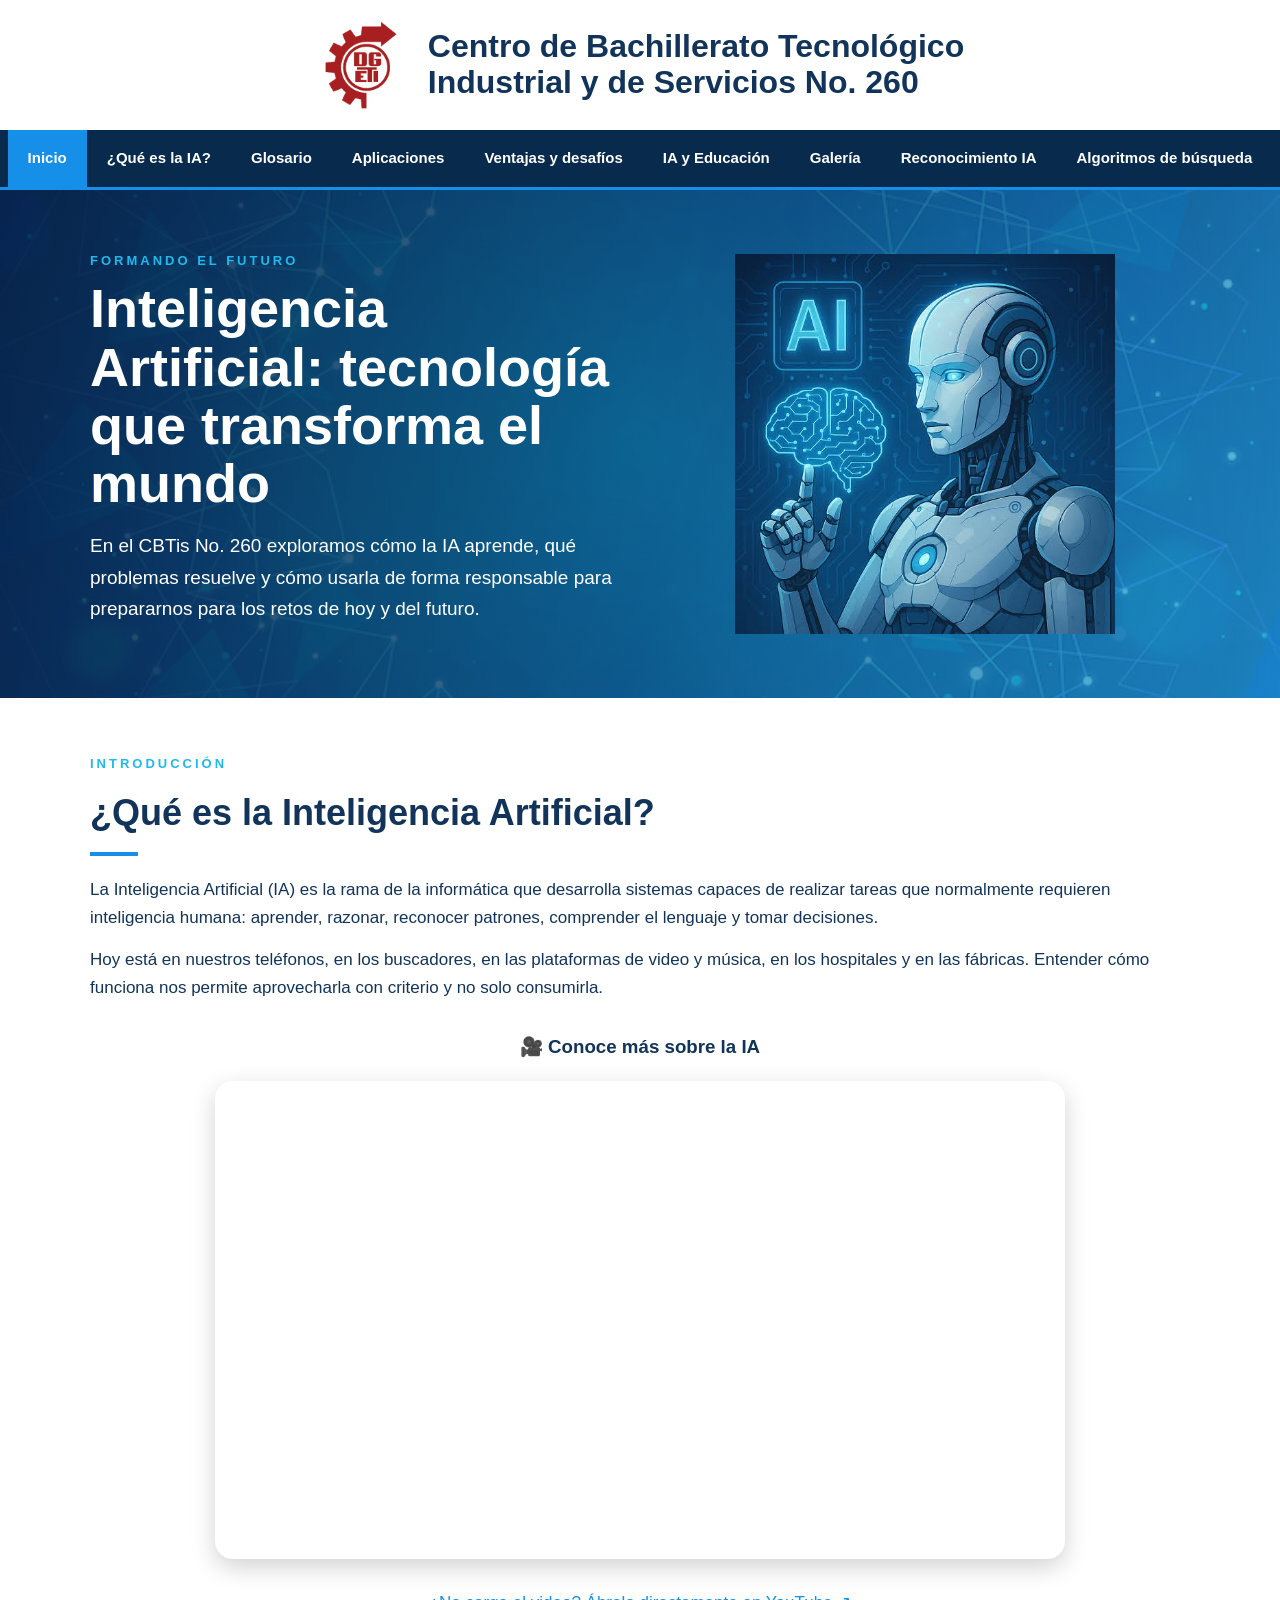
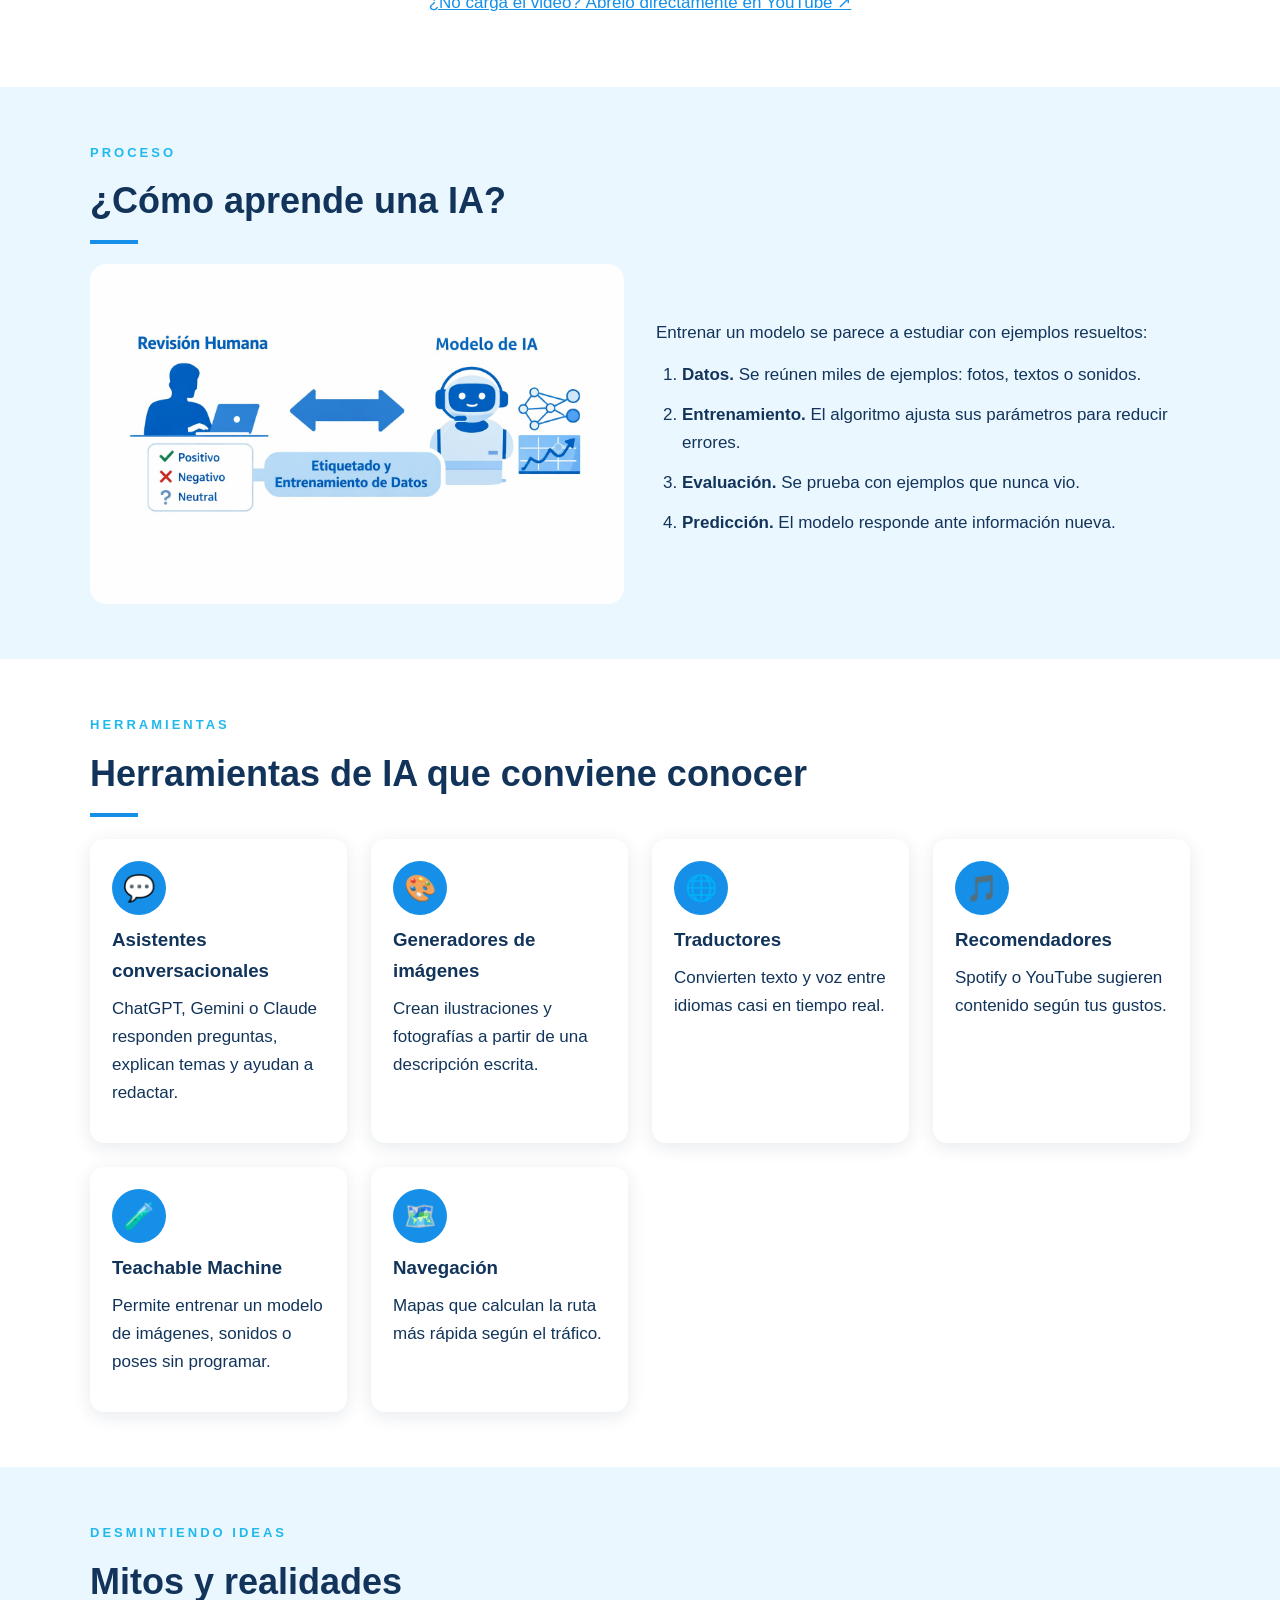
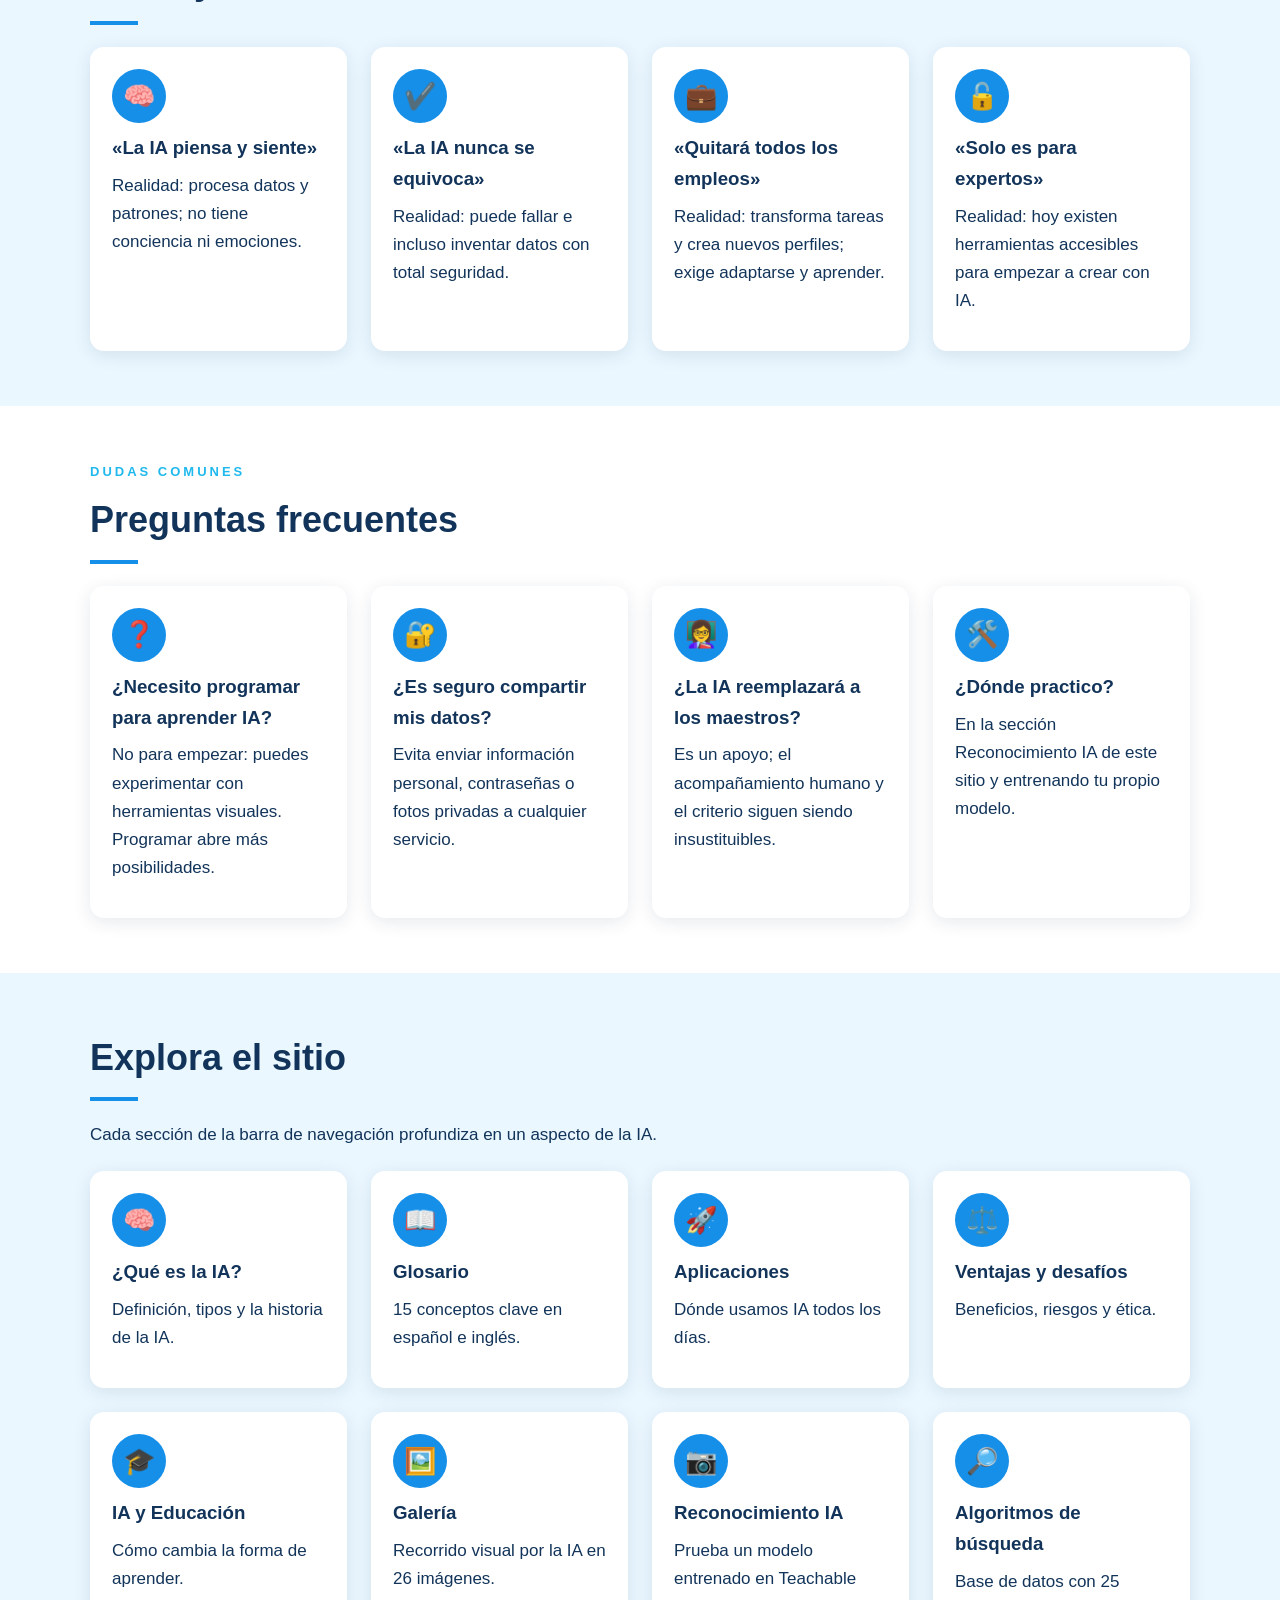
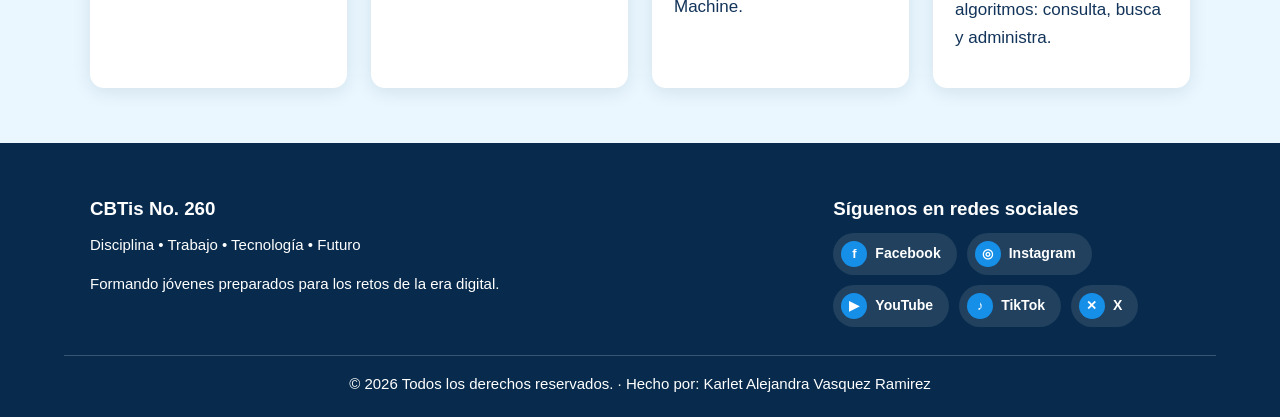
<file: index.html>
<!DOCTYPE html>
<html lang="es"><head><meta charset="UTF-8">
<meta name="viewport" content="width=device-width, initial-scale=1.0">
<meta name="theme-color" content="#082b4d">
<meta name="description" content="Inicio: sitio educativo sobre Inteligencia Artificial del CBTis No. 260.">
<link rel="manifest" href="manifest.json"><link rel="icon" href="imagenes/icons/icon-192.png">
<link rel="apple-touch-icon" href="imagenes/icons/icon-192.png">
<link rel="stylesheet" href="css/estilos.css"><title>Inicio | IA CBTis 260</title></head>
<body>
<!-- ENCABEZADO -->
<header class="encabezado"><img class="logo" src="imagenes/logo.png" alt="Logo CBTis">
<div class="institucion"><span>Centro de Bachillerato Tecnológico</span><span>Industrial y de Servicios No. 260</span></div></header>
<!-- BARRA DE NAVEGACIÓN -->
<nav class="barra" aria-label="Principal"><div class="nav"><a href="index.html" class="activo" aria-current="page">Inicio</a><a href="que-es-la-ia.html">¿Qué es la IA?</a><a href="glosario.html">Glosario</a><a href="aplicaciones.html">Aplicaciones</a><a href="ventajas-y-desafios.html">Ventajas y desafíos</a><a href="ia-y-educacion.html">IA y Educación</a><a href="galeria.html">Galería</a><a href="reconocimiento.html">Reconocimiento IA</a><a href="algoritmos-busqueda.html">Algoritmos de búsqueda</a></div></nav>
<!-- CUERPO -->
<main>
<section class="hero"><div class="wrap hero-grid"><div><span class="kicker">FORMANDO EL FUTURO</span>
<h1>Inteligencia Artificial: tecnología que transforma el mundo</h1>
<p>En el CBTis No. 260 exploramos cómo la IA aprende, qué problemas resuelve y cómo usarla de forma responsable para prepararnos para los retos de hoy y del futuro.</p></div>
<img src="imagenes/robot.png" alt="Robot de inteligencia artificial"></div></section><section class="sec "><div class="wrap"><span class=kicker>INTRODUCCIÓN</span><h2>¿Qué es la Inteligencia Artificial?</h2><p>La Inteligencia Artificial (IA) es la rama de la informática que desarrolla sistemas capaces de realizar tareas que normalmente requieren inteligencia humana: aprender, razonar, reconocer patrones, comprender el lenguaje y tomar decisiones.</p>
<p>Hoy está en nuestros teléfonos, en los buscadores, en las plataformas de video y música, en los hospitales y en las fábricas. Entender cómo funciona nos permite aprovecharla con criterio y no solo consumirla.</p>
<h3 class="centro">🎥 Conoce más sobre la IA</h3><div class="video"><iframe src="https://www.youtube.com/embed/mzo3J7z3ojM" title="¿Qué es la Inteligencia Artificial?" referrerpolicy="strict-origin-when-cross-origin" allow="accelerometer; encrypted-media; gyroscope; picture-in-picture; web-share" allowfullscreen loading="lazy"></iframe></div><p class="centro"><a href="https://www.youtube.com/watch?v=mzo3J7z3ojM" target="_blank" rel="noopener noreferrer">¿No carga el video? Ábrelo directamente en YouTube ↗</a></p></div></section><section class="sec gris"><div class="wrap"><span class=kicker>PROCESO</span><h2>¿Cómo aprende una IA?</h2><div class="split"><img data-img src="imagenes/entrenamiento.jpg" alt="Modelo de IA aprendiendo de datos" loading="lazy"><div><p>Entrenar un modelo se parece a estudiar con ejemplos resueltos:</p><ol class="pasos"><li><b>Datos.</b> Se reúnen miles de ejemplos: fotos, textos o sonidos.</li><li><b>Entrenamiento.</b> El algoritmo ajusta sus parámetros para reducir errores.</li><li><b>Evaluación.</b> Se prueba con ejemplos que nunca vio.</li><li><b>Predicción.</b> El modelo responde ante información nueva.</li></ol></div></div></div></section><section class="sec "><div class="wrap"><span class=kicker>HERRAMIENTAS</span><h2>Herramientas de IA que conviene conocer</h2><div class="grid"><article class="card"><div class="icono">💬</div><h3>Asistentes conversacionales</h3><p>ChatGPT, Gemini o Claude responden preguntas, explican temas y ayudan a redactar.</p></article><article class="card"><div class="icono">🎨</div><h3>Generadores de imágenes</h3><p>Crean ilustraciones y fotografías a partir de una descripción escrita.</p></article><article class="card"><div class="icono">🌐</div><h3>Traductores</h3><p>Convierten texto y voz entre idiomas casi en tiempo real.</p></article><article class="card"><div class="icono">🎵</div><h3>Recomendadores</h3><p>Spotify o YouTube sugieren contenido según tus gustos.</p></article><article class="card"><div class="icono">🧪</div><h3>Teachable Machine</h3><p>Permite entrenar un modelo de imágenes, sonidos o poses sin programar.</p></article><article class="card"><div class="icono">🗺️</div><h3>Navegación</h3><p>Mapas que calculan la ruta más rápida según el tráfico.</p></article></div></div></section><section class="sec gris"><div class="wrap"><span class=kicker>DESMINTIENDO IDEAS</span><h2>Mitos y realidades</h2><div class="grid"><article class="card"><div class="icono">🧠</div><h3>«La IA piensa y siente»</h3><p>Realidad: procesa datos y patrones; no tiene conciencia ni emociones.</p></article><article class="card"><div class="icono">✔️</div><h3>«La IA nunca se equivoca»</h3><p>Realidad: puede fallar e incluso inventar datos con total seguridad.</p></article><article class="card"><div class="icono">💼</div><h3>«Quitará todos los empleos»</h3><p>Realidad: transforma tareas y crea nuevos perfiles; exige adaptarse y aprender.</p></article><article class="card"><div class="icono">🔓</div><h3>«Solo es para expertos»</h3><p>Realidad: hoy existen herramientas accesibles para empezar a crear con IA.</p></article></div></div></section><section class="sec "><div class="wrap"><span class=kicker>DUDAS COMUNES</span><h2>Preguntas frecuentes</h2><div class="grid"><article class="card"><div class="icono">❓</div><h3>¿Necesito programar para aprender IA?</h3><p>No para empezar: puedes experimentar con herramientas visuales. Programar abre más posibilidades.</p></article><article class="card"><div class="icono">🔐</div><h3>¿Es seguro compartir mis datos?</h3><p>Evita enviar información personal, contraseñas o fotos privadas a cualquier servicio.</p></article><article class="card"><div class="icono">👩‍🏫</div><h3>¿La IA reemplazará a los maestros?</h3><p>Es un apoyo; el acompañamiento humano y el criterio siguen siendo insustituibles.</p></article><article class="card"><div class="icono">🛠️</div><h3>¿Dónde practico?</h3><p>En la sección Reconocimiento IA de este sitio y entrenando tu propio modelo.</p></article></div></div></section><section class="sec gris"><div class="wrap"><h2>Explora el sitio</h2><p>Cada sección de la barra de navegación profundiza en un aspecto de la IA.</p><div class="grid"><a class="card enlace" href="que-es-la-ia.html"><div class="icono">🧠</div><h3>¿Qué es la IA?</h3><p>Definición, tipos y la historia de la IA.</p></a><a class="card enlace" href="glosario.html"><div class="icono">📖</div><h3>Glosario</h3><p>15 conceptos clave en español e inglés.</p></a><a class="card enlace" href="aplicaciones.html"><div class="icono">🚀</div><h3>Aplicaciones</h3><p>Dónde usamos IA todos los días.</p></a><a class="card enlace" href="ventajas-y-desafios.html"><div class="icono">⚖️</div><h3>Ventajas y desafíos</h3><p>Beneficios, riesgos y ética.</p></a><a class="card enlace" href="ia-y-educacion.html"><div class="icono">🎓</div><h3>IA y Educación</h3><p>Cómo cambia la forma de aprender.</p></a><a class="card enlace" href="galeria.html"><div class="icono">🖼️</div><h3>Galería</h3><p>Recorrido visual por la IA en 26 imágenes.</p></a><a class="card enlace" href="reconocimiento.html"><div class="icono">📷</div><h3>Reconocimiento IA</h3><p>Prueba un modelo entrenado en Teachable Machine.</p></a><a class="card enlace" href="algoritmos-busqueda.html"><div class="icono">🔎</div><h3>Algoritmos de búsqueda</h3><p>Base de datos con 25 algoritmos: consulta, busca y administra.</p></a></div></div></section></main>
<!-- PIE DE PÁGINA -->
<footer class="pie"><div class="pie-grid">
<div><h3>CBTis No. 260</h3><p>Disciplina • Trabajo • Tecnología • Futuro</p><p>Formando jóvenes preparados para los retos de la era digital.</p></div>
<div><h3>Síguenos en redes sociales</h3><div class="redes"><a class="red" href="https://www.facebook.com/" target="_blank" rel="noopener noreferrer"><b>f</b>Facebook</a><a class="red" href="https://www.instagram.com/" target="_blank" rel="noopener noreferrer"><b>◎</b>Instagram</a><a class="red" href="https://www.youtube.com/" target="_blank" rel="noopener noreferrer"><b>▶</b>YouTube</a><a class="red" href="https://www.tiktok.com/" target="_blank" rel="noopener noreferrer"><b>♪</b>TikTok</a><a class="red" href="https://x.com/" target="_blank" rel="noopener noreferrer"><b>✕</b>X</a></div></div></div>
<p class="credito">© 2026 Todos los derechos reservados. · Hecho por: Karlet Alejandra Vasquez Ramirez</p></footer>
<script src="js/main.js"></script></body></html>
</file>
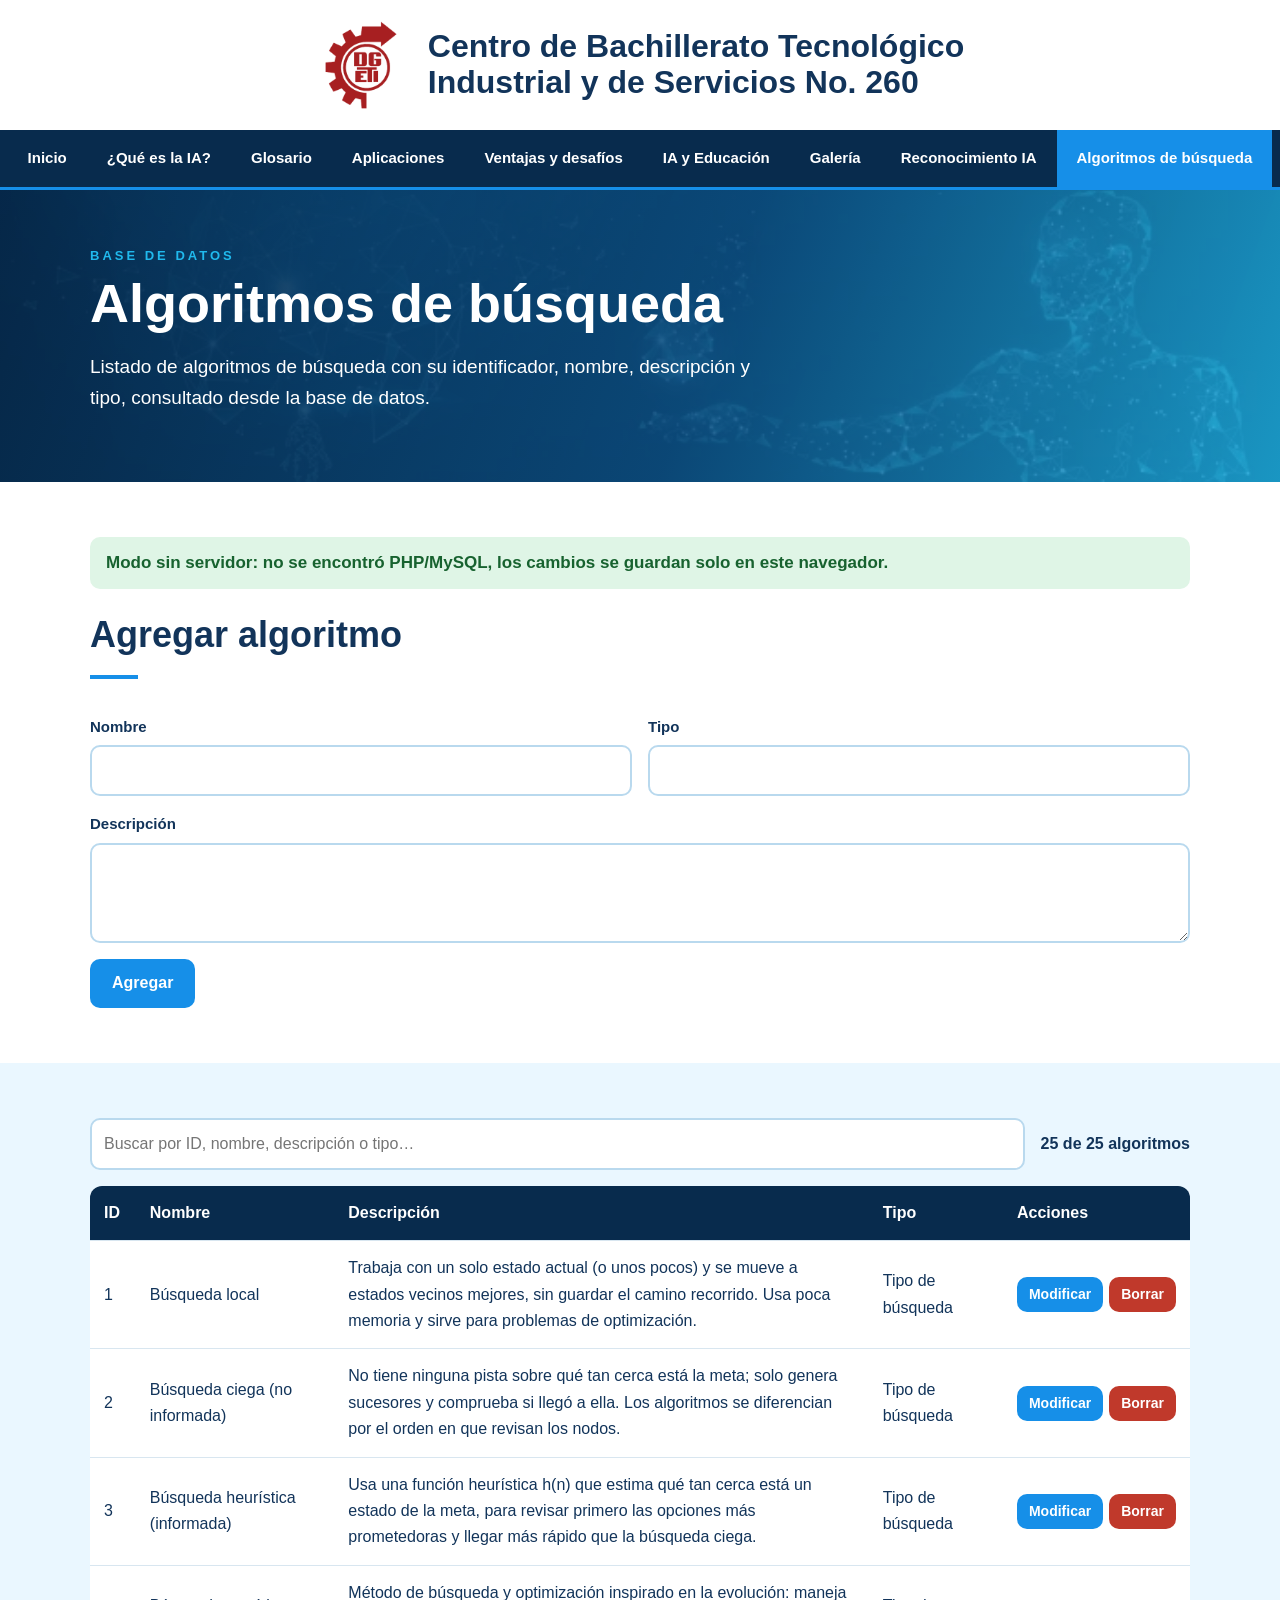
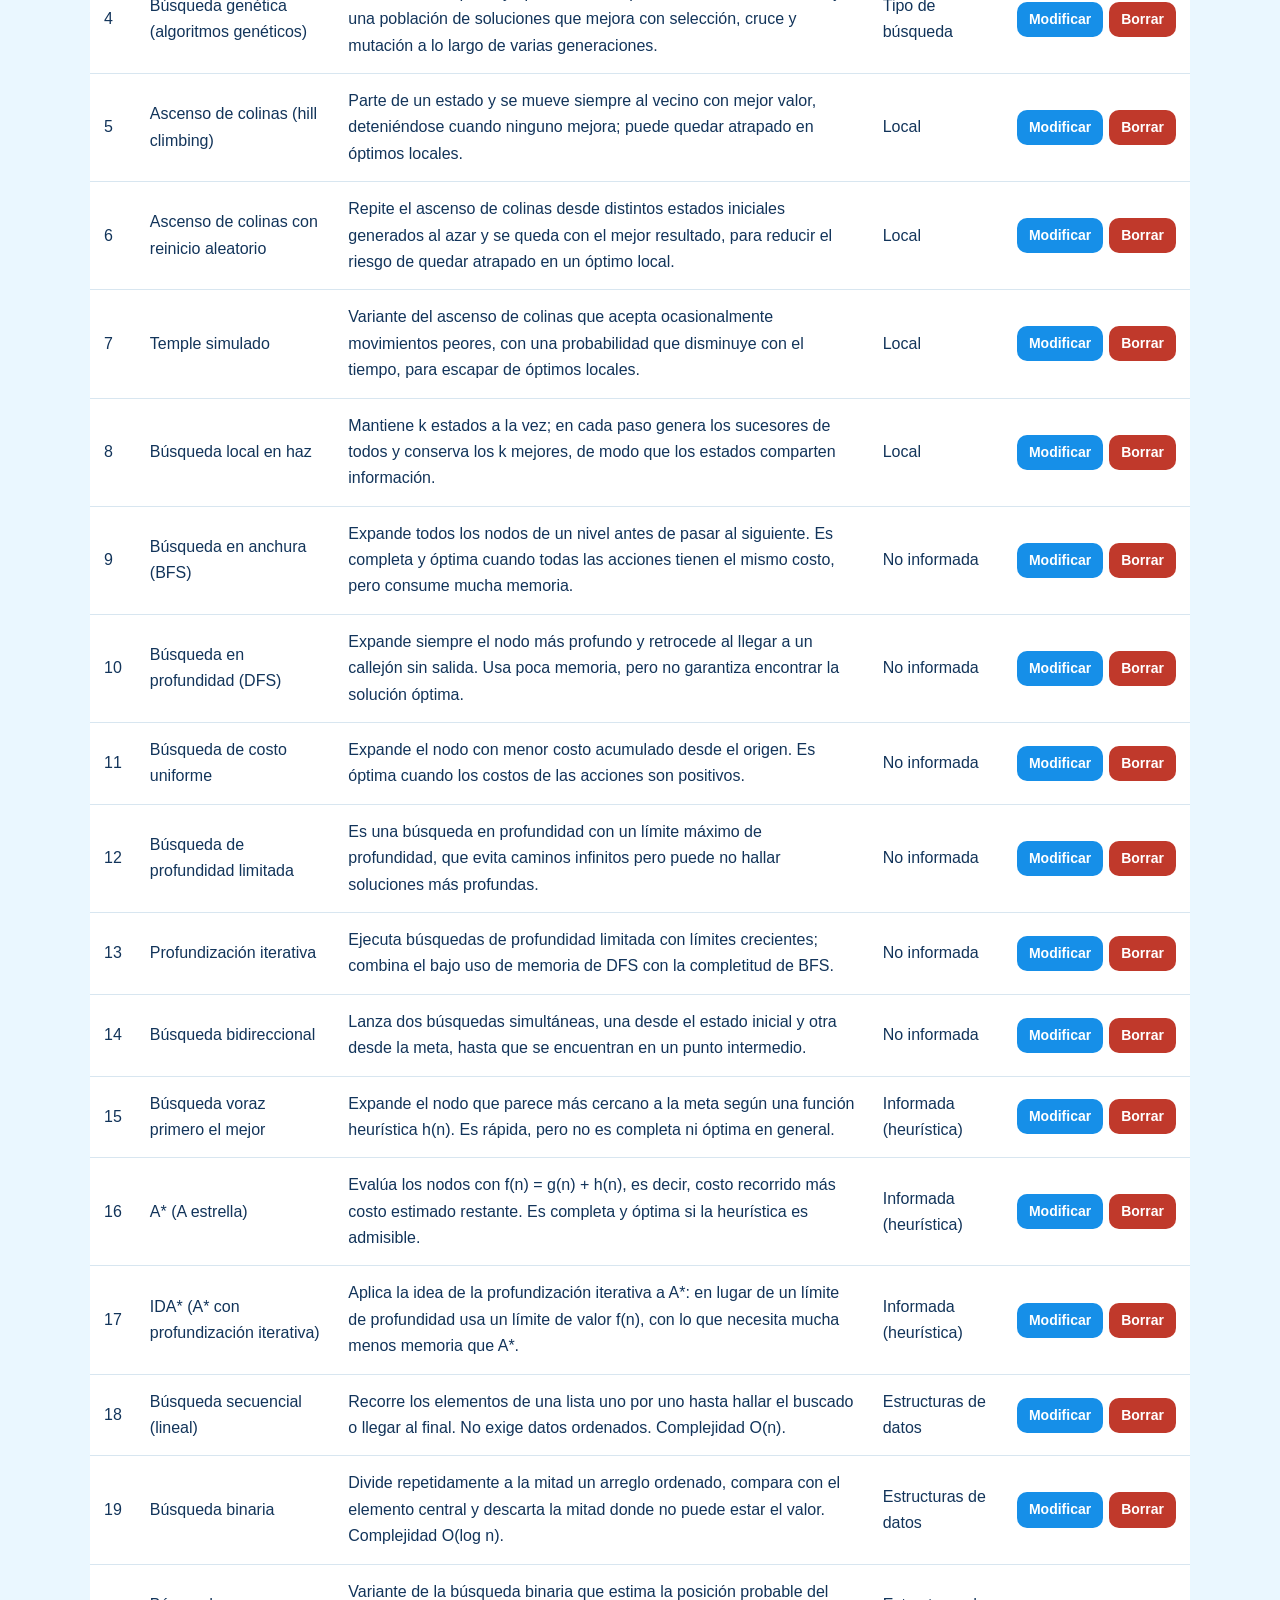
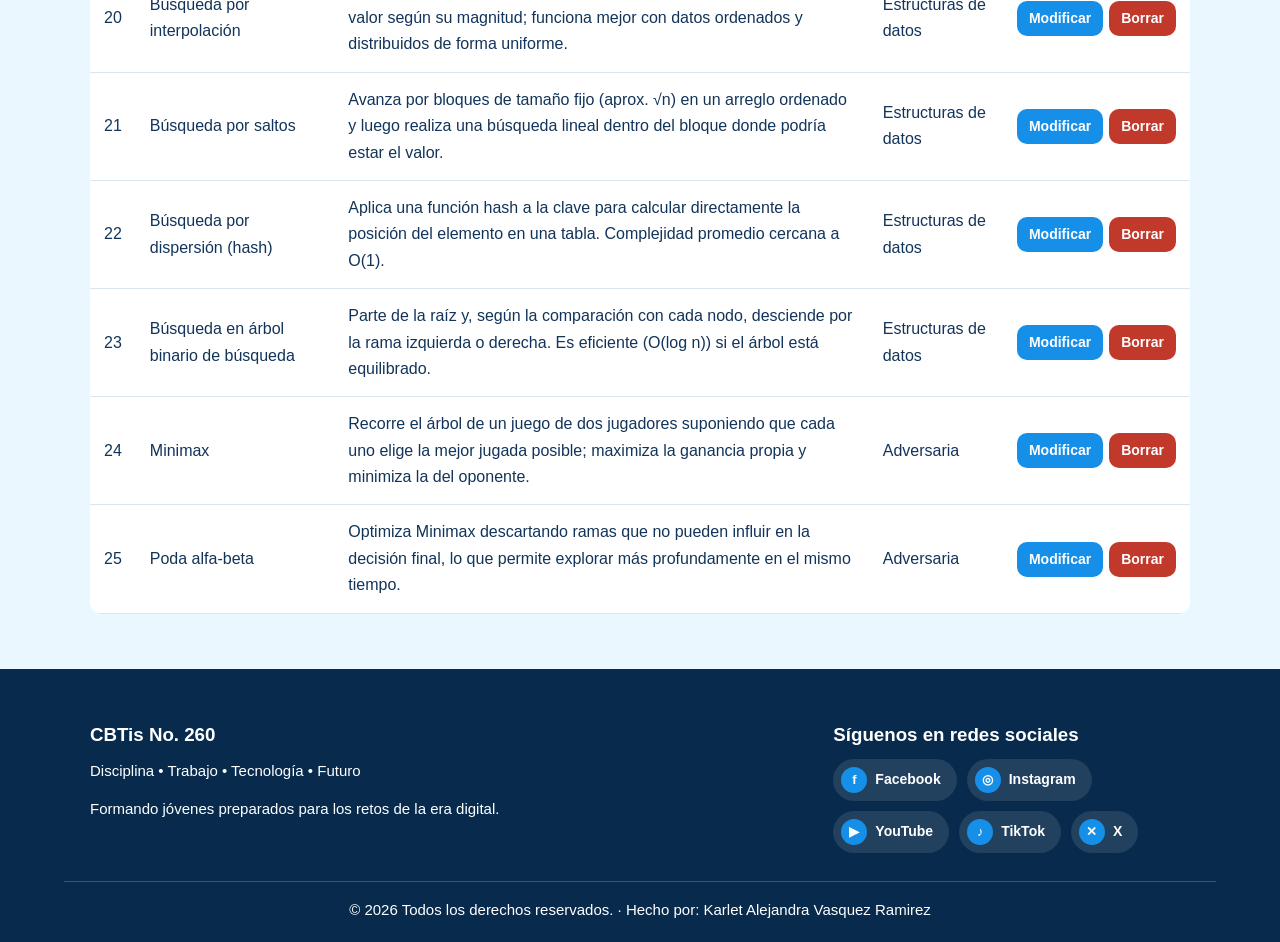
<file: algoritmos-busqueda.html>
<!DOCTYPE html>
<html lang="es"><head><meta charset="UTF-8">
<meta name="viewport" content="width=device-width, initial-scale=1.0">
<meta name="theme-color" content="#082b4d">
<meta name="description" content="Algoritmos de búsqueda: sitio educativo sobre Inteligencia Artificial del CBTis No. 260.">
<link rel="manifest" href="manifest.json"><link rel="icon" href="imagenes/icons/icon-192.png">
<link rel="apple-touch-icon" href="imagenes/icons/icon-192.png">
<link rel="stylesheet" href="css/estilos.css"><title>Algoritmos de búsqueda | IA CBTis 260</title></head>
<body>
<!-- ENCABEZADO -->
<header class="encabezado"><img class="logo" src="imagenes/logo.png" alt="Logo CBTis">
<div class="institucion"><span>Centro de Bachillerato Tecnológico</span><span>Industrial y de Servicios No. 260</span></div></header>
<!-- BARRA DE NAVEGACIÓN -->
<nav class="barra" aria-label="Principal"><div class="nav"><a href="index.html">Inicio</a><a href="que-es-la-ia.html">¿Qué es la IA?</a><a href="glosario.html">Glosario</a><a href="aplicaciones.html">Aplicaciones</a><a href="ventajas-y-desafios.html">Ventajas y desafíos</a><a href="ia-y-educacion.html">IA y Educación</a><a href="galeria.html">Galería</a><a href="reconocimiento.html">Reconocimiento IA</a><a href="algoritmos-busqueda.html" class="activo" aria-current="page">Algoritmos de búsqueda</a></div></nav>
<!-- CUERPO -->
<main><section class="banner"><div class="wrap"><span class="kicker">BASE DE DATOS</span><h1>Algoritmos de búsqueda</h1><p>Listado de algoritmos de búsqueda con su identificador, nombre, descripción y tipo, consultado desde la base de datos.</p></div></section>
<section class="sec"><div class="wrap">
<p id="aviso-algoritmos" class="aviso" role="alert" hidden></p>
<form id="form-algoritmo" class="form-alg" autocomplete="off"><h2 id="titulo-form">Agregar algoritmo</h2>
<input type="hidden" id="f-id">
<label>Nombre<input id="f-nombre" maxlength="100" required></label>
<label>Tipo<input id="f-tipo" maxlength="50" list="tipos" required></label><datalist id="tipos"></datalist>
<label class="ancho">Descripción<textarea id="f-descripcion" rows="3" required></textarea></label>
<div class="ancho"><button type="submit" id="guardar" class="btn">Agregar</button> <button type="button" id="cancelar" class="btn gris-b" hidden>Cancelar</button></div>
</form></div></section>
<section class="sec gris"><div class="wrap">
<div class="barra-bus"><input id="buscar" type="search" placeholder="Buscar por ID, nombre, descripción o tipo…" aria-label="Buscar algoritmos"><span id="contador"></span></div>
<div class="tabla"><table><thead><tr><th>ID</th><th>Nombre</th><th>Descripción</th><th>Tipo</th><th>Acciones</th></tr></thead><tbody id="cuerpo-algoritmos"><tr><td colspan="5">Cargando…</td></tr></tbody></table></div></div></section>
</main>
<!-- PIE DE PÁGINA -->
<footer class="pie"><div class="pie-grid">
<div><h3>CBTis No. 260</h3><p>Disciplina • Trabajo • Tecnología • Futuro</p><p>Formando jóvenes preparados para los retos de la era digital.</p></div>
<div><h3>Síguenos en redes sociales</h3><div class="redes"><a class="red" href="https://www.facebook.com/" target="_blank" rel="noopener noreferrer"><b>f</b>Facebook</a><a class="red" href="https://www.instagram.com/" target="_blank" rel="noopener noreferrer"><b>◎</b>Instagram</a><a class="red" href="https://www.youtube.com/" target="_blank" rel="noopener noreferrer"><b>▶</b>YouTube</a><a class="red" href="https://www.tiktok.com/" target="_blank" rel="noopener noreferrer"><b>♪</b>TikTok</a><a class="red" href="https://x.com/" target="_blank" rel="noopener noreferrer"><b>✕</b>X</a></div></div></div>
<p class="credito">© 2026 Todos los derechos reservados. · Hecho por: Karlet Alejandra Vasquez Ramirez</p></footer>
<script src="js/main.js"></script><script src="js/datos-iniciales.js"></script><script src="js/algoritmos.js"></script></body></html>
</file>
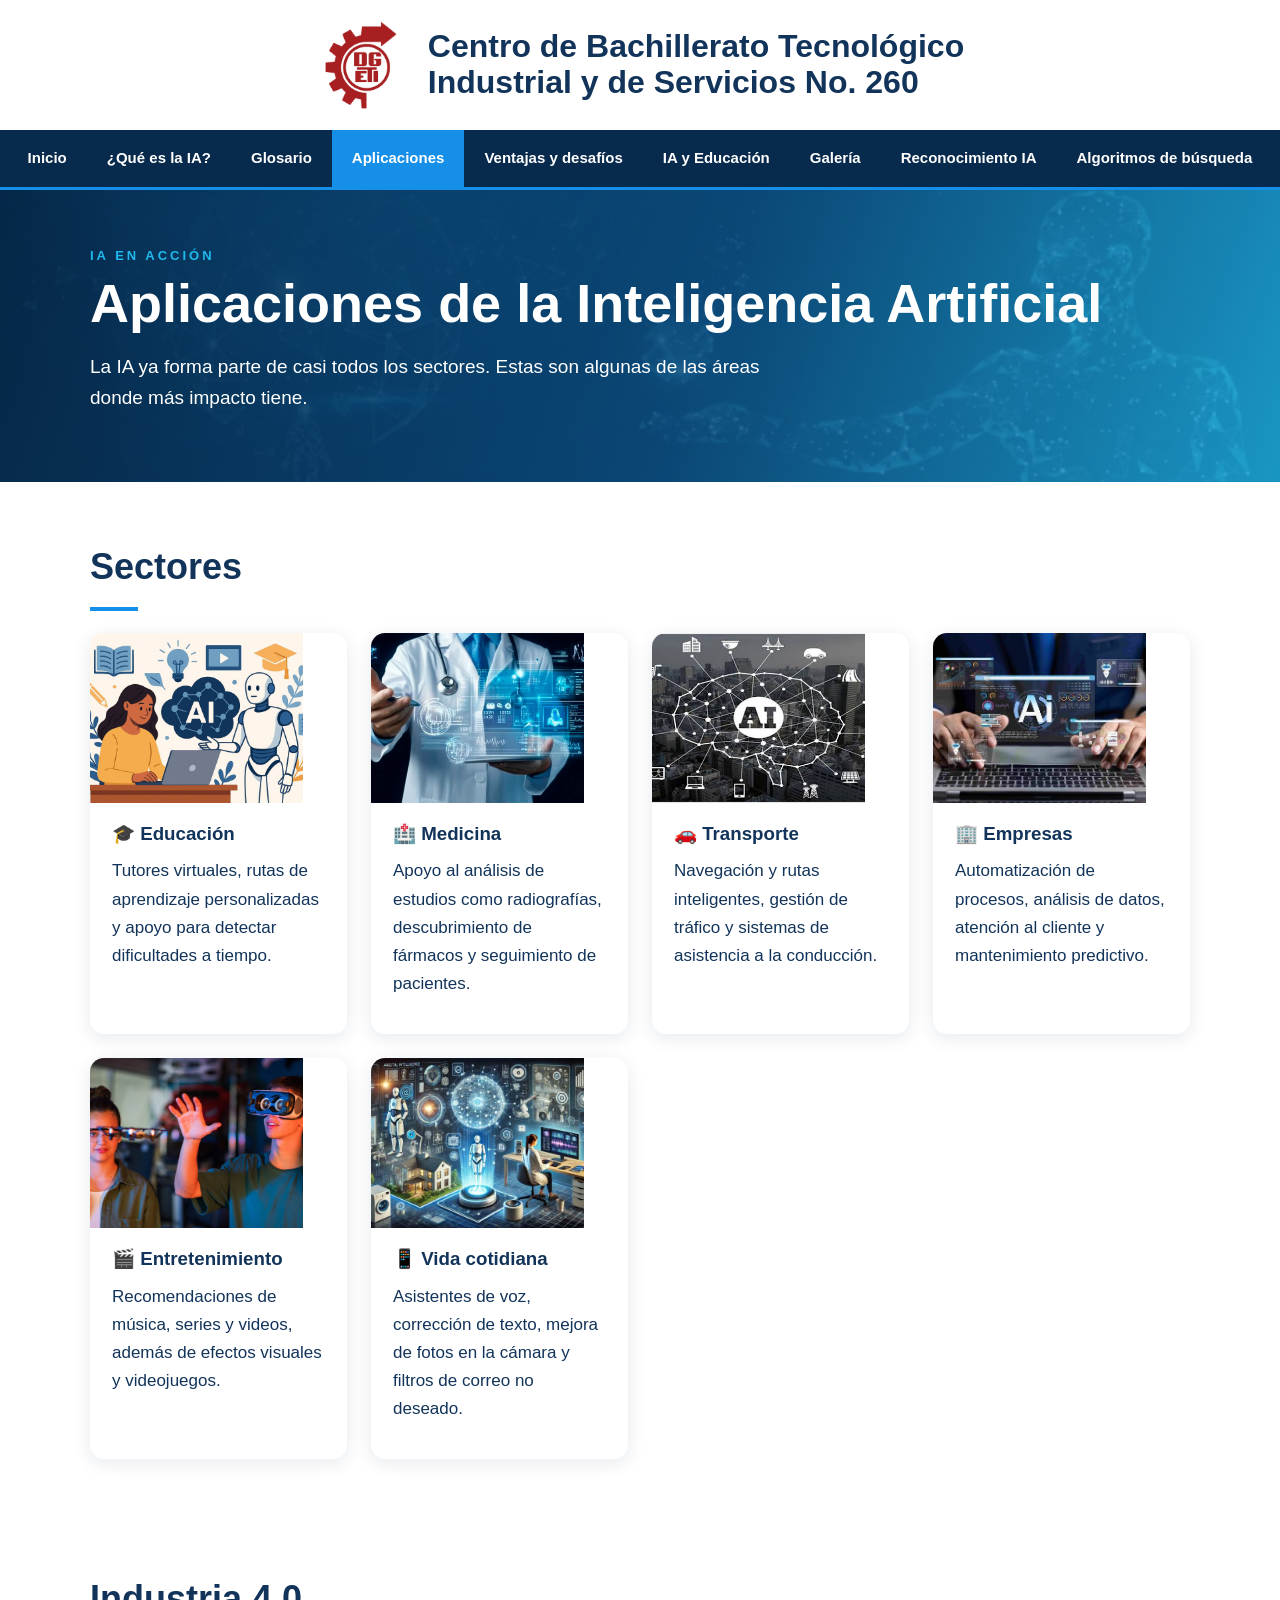
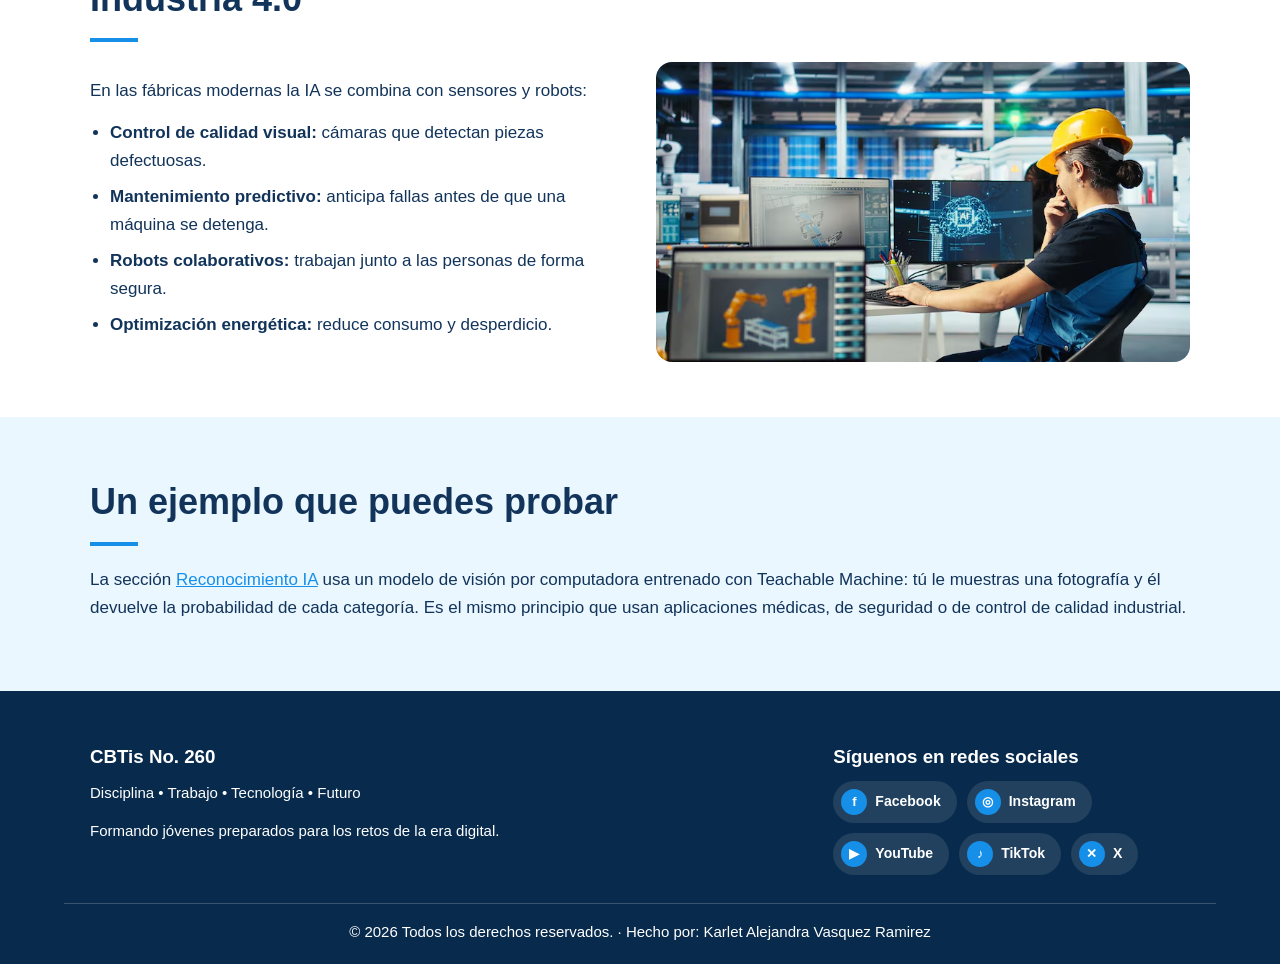
<file: aplicaciones.html>
<!DOCTYPE html>
<html lang="es"><head><meta charset="UTF-8">
<meta name="viewport" content="width=device-width, initial-scale=1.0">
<meta name="theme-color" content="#082b4d">
<meta name="description" content="Aplicaciones: sitio educativo sobre Inteligencia Artificial del CBTis No. 260.">
<link rel="manifest" href="manifest.json"><link rel="icon" href="imagenes/icons/icon-192.png">
<link rel="apple-touch-icon" href="imagenes/icons/icon-192.png">
<link rel="stylesheet" href="css/estilos.css"><title>Aplicaciones | IA CBTis 260</title></head>
<body>
<!-- ENCABEZADO -->
<header class="encabezado"><img class="logo" src="imagenes/logo.png" alt="Logo CBTis">
<div class="institucion"><span>Centro de Bachillerato Tecnológico</span><span>Industrial y de Servicios No. 260</span></div></header>
<!-- BARRA DE NAVEGACIÓN -->
<nav class="barra" aria-label="Principal"><div class="nav"><a href="index.html">Inicio</a><a href="que-es-la-ia.html">¿Qué es la IA?</a><a href="glosario.html">Glosario</a><a href="aplicaciones.html" class="activo" aria-current="page">Aplicaciones</a><a href="ventajas-y-desafios.html">Ventajas y desafíos</a><a href="ia-y-educacion.html">IA y Educación</a><a href="galeria.html">Galería</a><a href="reconocimiento.html">Reconocimiento IA</a><a href="algoritmos-busqueda.html">Algoritmos de búsqueda</a></div></nav>
<!-- CUERPO -->
<main><section class="banner"><div class="wrap"><span class="kicker">IA EN ACCIÓN</span><h1>Aplicaciones de la Inteligencia Artificial</h1><p>La IA ya forma parte de casi todos los sectores. Estas son algunas de las áreas donde más impacto tiene.</p></div></section><section class="sec "><div class="wrap"><h2>Sectores</h2><div class="grid"><article class="card"><img data-img src="imagenes/ia-educacion.jpg" alt="Educación" loading="lazy"><h3>🎓 Educación</h3><p>Tutores virtuales, rutas de aprendizaje personalizadas y apoyo para detectar dificultades a tiempo.</p></article><article class="card"><img data-img src="imagenes/ia-medicina.jpg" alt="Medicina" loading="lazy"><h3>🏥 Medicina</h3><p>Apoyo al análisis de estudios como radiografías, descubrimiento de fármacos y seguimiento de pacientes.</p></article><article class="card"><img data-img src="imagenes/ia-transporte.jpg" alt="Transporte" loading="lazy"><h3>🚗 Transporte</h3><p>Navegación y rutas inteligentes, gestión de tráfico y sistemas de asistencia a la conducción.</p></article><article class="card"><img data-img src="imagenes/ia-empresas.jpg" alt="Empresas" loading="lazy"><h3>🏢 Empresas</h3><p>Automatización de procesos, análisis de datos, atención al cliente y mantenimiento predictivo.</p></article><article class="card"><img data-img src="imagenes/ia-entretenimiento.jpg" alt="Entretenimiento" loading="lazy"><h3>🎬 Entretenimiento</h3><p>Recomendaciones de música, series y videos, además de efectos visuales y videojuegos.</p></article><article class="card"><img data-img src="imagenes/ia-vida.jpg" alt="Vida cotidiana" loading="lazy"><h3>📱 Vida cotidiana</h3><p>Asistentes de voz, corrección de texto, mejora de fotos en la cámara y filtros de correo no deseado.</p></article></div></div></section><section class="sec "><div class="wrap"><h2>Industria 4.0</h2><div class="split"><div><p>En las fábricas modernas la IA se combina con sensores y robots:</p><ul><li><b>Control de calidad visual:</b> cámaras que detectan piezas defectuosas.</li><li><b>Mantenimiento predictivo:</b> anticipa fallas antes de que una máquina se detenga.</li><li><b>Robots colaborativos:</b> trabajan junto a las personas de forma segura.</li><li><b>Optimización energética:</b> reduce consumo y desperdicio.</li></ul></div><img data-img src="imagenes/ia-industria.jpg" alt="Robots en una línea de producción" loading="lazy"></div></div></section><section class="sec gris"><div class="wrap"><h2>Un ejemplo que puedes probar</h2><p>La sección <a href="reconocimiento.html">Reconocimiento IA</a> usa un modelo de visión por computadora entrenado con Teachable Machine: tú le muestras una fotografía y él devuelve la probabilidad de cada categoría. Es el mismo principio que usan aplicaciones médicas, de seguridad o de control de calidad industrial.</p></div></section></main>
<!-- PIE DE PÁGINA -->
<footer class="pie"><div class="pie-grid">
<div><h3>CBTis No. 260</h3><p>Disciplina • Trabajo • Tecnología • Futuro</p><p>Formando jóvenes preparados para los retos de la era digital.</p></div>
<div><h3>Síguenos en redes sociales</h3><div class="redes"><a class="red" href="https://www.facebook.com/" target="_blank" rel="noopener noreferrer"><b>f</b>Facebook</a><a class="red" href="https://www.instagram.com/" target="_blank" rel="noopener noreferrer"><b>◎</b>Instagram</a><a class="red" href="https://www.youtube.com/" target="_blank" rel="noopener noreferrer"><b>▶</b>YouTube</a><a class="red" href="https://www.tiktok.com/" target="_blank" rel="noopener noreferrer"><b>♪</b>TikTok</a><a class="red" href="https://x.com/" target="_blank" rel="noopener noreferrer"><b>✕</b>X</a></div></div></div>
<p class="credito">© 2026 Todos los derechos reservados. · Hecho por: Karlet Alejandra Vasquez Ramirez</p></footer>
<script src="js/main.js"></script></body></html>
</file>
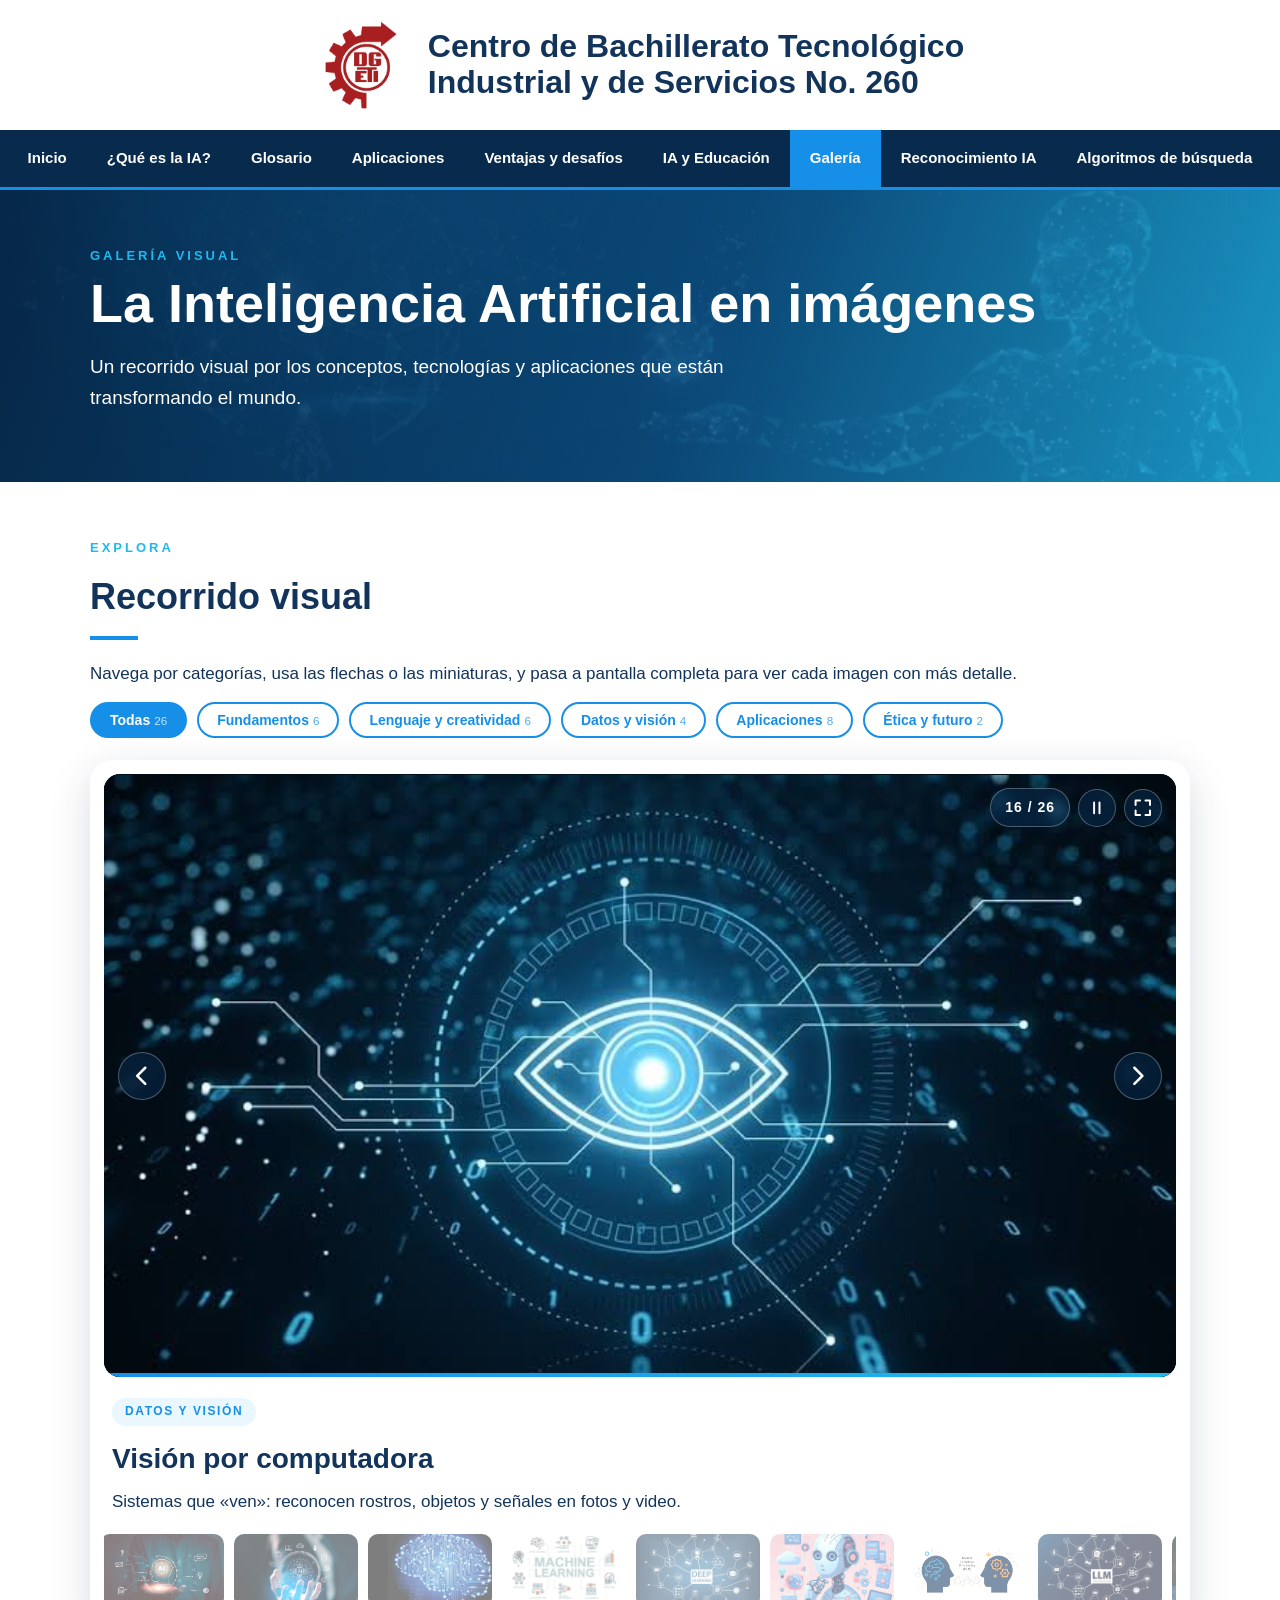
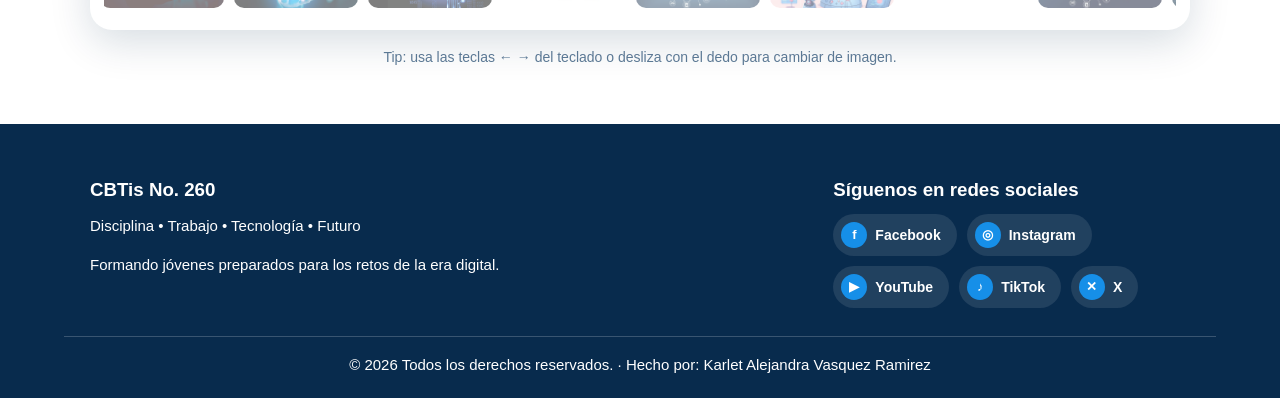
<file: galeria.html>
<!DOCTYPE html>
<html lang="es"><head><meta charset="UTF-8">
<meta name="viewport" content="width=device-width, initial-scale=1.0">
<meta name="theme-color" content="#082b4d">
<meta name="description" content="Galería: sitio educativo sobre Inteligencia Artificial del CBTis No. 260.">
<link rel="manifest" href="manifest.json"><link rel="icon" href="imagenes/icons/icon-192.png">
<link rel="apple-touch-icon" href="imagenes/icons/icon-192.png">
<link rel="stylesheet" href="css/estilos.css"><title>Galería | IA CBTis 260</title><link rel="stylesheet" href="css/galeria.css"></head>
<body>
<!-- ENCABEZADO -->
<header class="encabezado"><img class="logo" src="imagenes/logo.png" alt="Logo CBTis">
<div class="institucion"><span>Centro de Bachillerato Tecnológico</span><span>Industrial y de Servicios No. 260</span></div></header>
<!-- BARRA DE NAVEGACIÓN -->
<nav class="barra" aria-label="Principal"><div class="nav"><a href="index.html">Inicio</a><a href="que-es-la-ia.html">¿Qué es la IA?</a><a href="glosario.html">Glosario</a><a href="aplicaciones.html">Aplicaciones</a><a href="ventajas-y-desafios.html">Ventajas y desafíos</a><a href="ia-y-educacion.html">IA y Educación</a><a href="galeria.html" class="activo" aria-current="page">Galería</a><a href="reconocimiento.html">Reconocimiento IA</a><a href="algoritmos-busqueda.html">Algoritmos de búsqueda</a></div></nav>
<!-- CUERPO -->
<main>
<section class="banner"><div class="wrap"><span class="kicker">GALERÍA VISUAL</span><h1>La Inteligencia Artificial en imágenes</h1><p>Un recorrido visual por los conceptos, tecnologías y aplicaciones que están transformando el mundo.</p></div></section>

<section class="sec"><div class="wrap">
<span class="kicker">EXPLORA</span><h2>Recorrido visual</h2>
<p>Navega por categorías, usa las flechas o las miniaturas, y pasa a pantalla completa para ver cada imagen con más detalle.</p>

<!-- Filtros por categoría (los crea js/galeria.js) -->
<div class="gal-filtros" id="gal-filtros" role="group" aria-label="Filtrar por categoría"></div>

<!-- CARRUSEL -->
<div class="gal" id="galeria" role="region" aria-roledescription="carrusel" aria-label="Galería de imágenes sobre Inteligencia Artificial">
  <div class="gal-stage" id="gal-stage" tabindex="0">
    <div class="gal-slides" id="gal-slides"></div>

    <button type="button" class="gal-btn gal-flecha gal-prev" id="gal-prev" aria-label="Imagen anterior"><svg viewBox="0 0 24 24" aria-hidden="true"><path d="M15 5l-7 7 7 7"/></svg></button>
    <button type="button" class="gal-btn gal-flecha gal-next" id="gal-next" aria-label="Imagen siguiente"><svg viewBox="0 0 24 24" aria-hidden="true"><path d="M9 5l7 7-7 7"/></svg></button>

    <div class="gal-tools">
      <span class="gal-contador" id="gal-contador">01 / 26</span>
      <button type="button" class="gal-btn gal-play" id="gal-play" aria-pressed="false" aria-label="Pausar reproducción automática">
        <svg class="i-pause" viewBox="0 0 24 24" aria-hidden="true"><path d="M9 6v12M15 6v12"/></svg>
        <svg class="i-play" viewBox="0 0 24 24" aria-hidden="true"><path d="M8 5l11 7-11 7z"/></svg>
      </button>
      <button type="button" class="gal-btn" id="gal-fs" aria-label="Pantalla completa"><svg viewBox="0 0 24 24" aria-hidden="true"><path d="M4 9V4h5M20 9V4h-5M4 15v5h5M20 15v5h-5"/></svg></button>
    </div>

    <div class="gal-bar" aria-hidden="true"><span id="gal-progreso"></span></div>
  </div>

  <div class="gal-info" aria-live="polite" aria-atomic="true">
    <span class="gal-chip" id="gal-chip"></span>
    <h3 id="gal-titulo"></h3>
    <p id="gal-desc"></p>
  </div>

  <div class="gal-thumbs" id="gal-thumbs" aria-label="Miniaturas"></div>
</div>
<p class="gal-ayuda">Tip: usa las teclas ← → del teclado o desliza con el dedo para cambiar de imagen.</p>
</div></section>
</main>
<!-- PIE DE PÁGINA -->
<footer class="pie"><div class="pie-grid">
<div><h3>CBTis No. 260</h3><p>Disciplina • Trabajo • Tecnología • Futuro</p><p>Formando jóvenes preparados para los retos de la era digital.</p></div>
<div><h3>Síguenos en redes sociales</h3><div class="redes"><a class="red" href="https://www.facebook.com/" target="_blank" rel="noopener noreferrer"><b>f</b>Facebook</a><a class="red" href="https://www.instagram.com/" target="_blank" rel="noopener noreferrer"><b>◎</b>Instagram</a><a class="red" href="https://www.youtube.com/" target="_blank" rel="noopener noreferrer"><b>▶</b>YouTube</a><a class="red" href="https://www.tiktok.com/" target="_blank" rel="noopener noreferrer"><b>♪</b>TikTok</a><a class="red" href="https://x.com/" target="_blank" rel="noopener noreferrer"><b>✕</b>X</a></div></div></div>
<p class="credito">© 2026 Todos los derechos reservados. · Hecho por: Karlet Alejandra Vasquez Ramirez</p></footer>
<script src="js/main.js"></script>
<script src="js/galeria.js"></script></body></html>
</file>
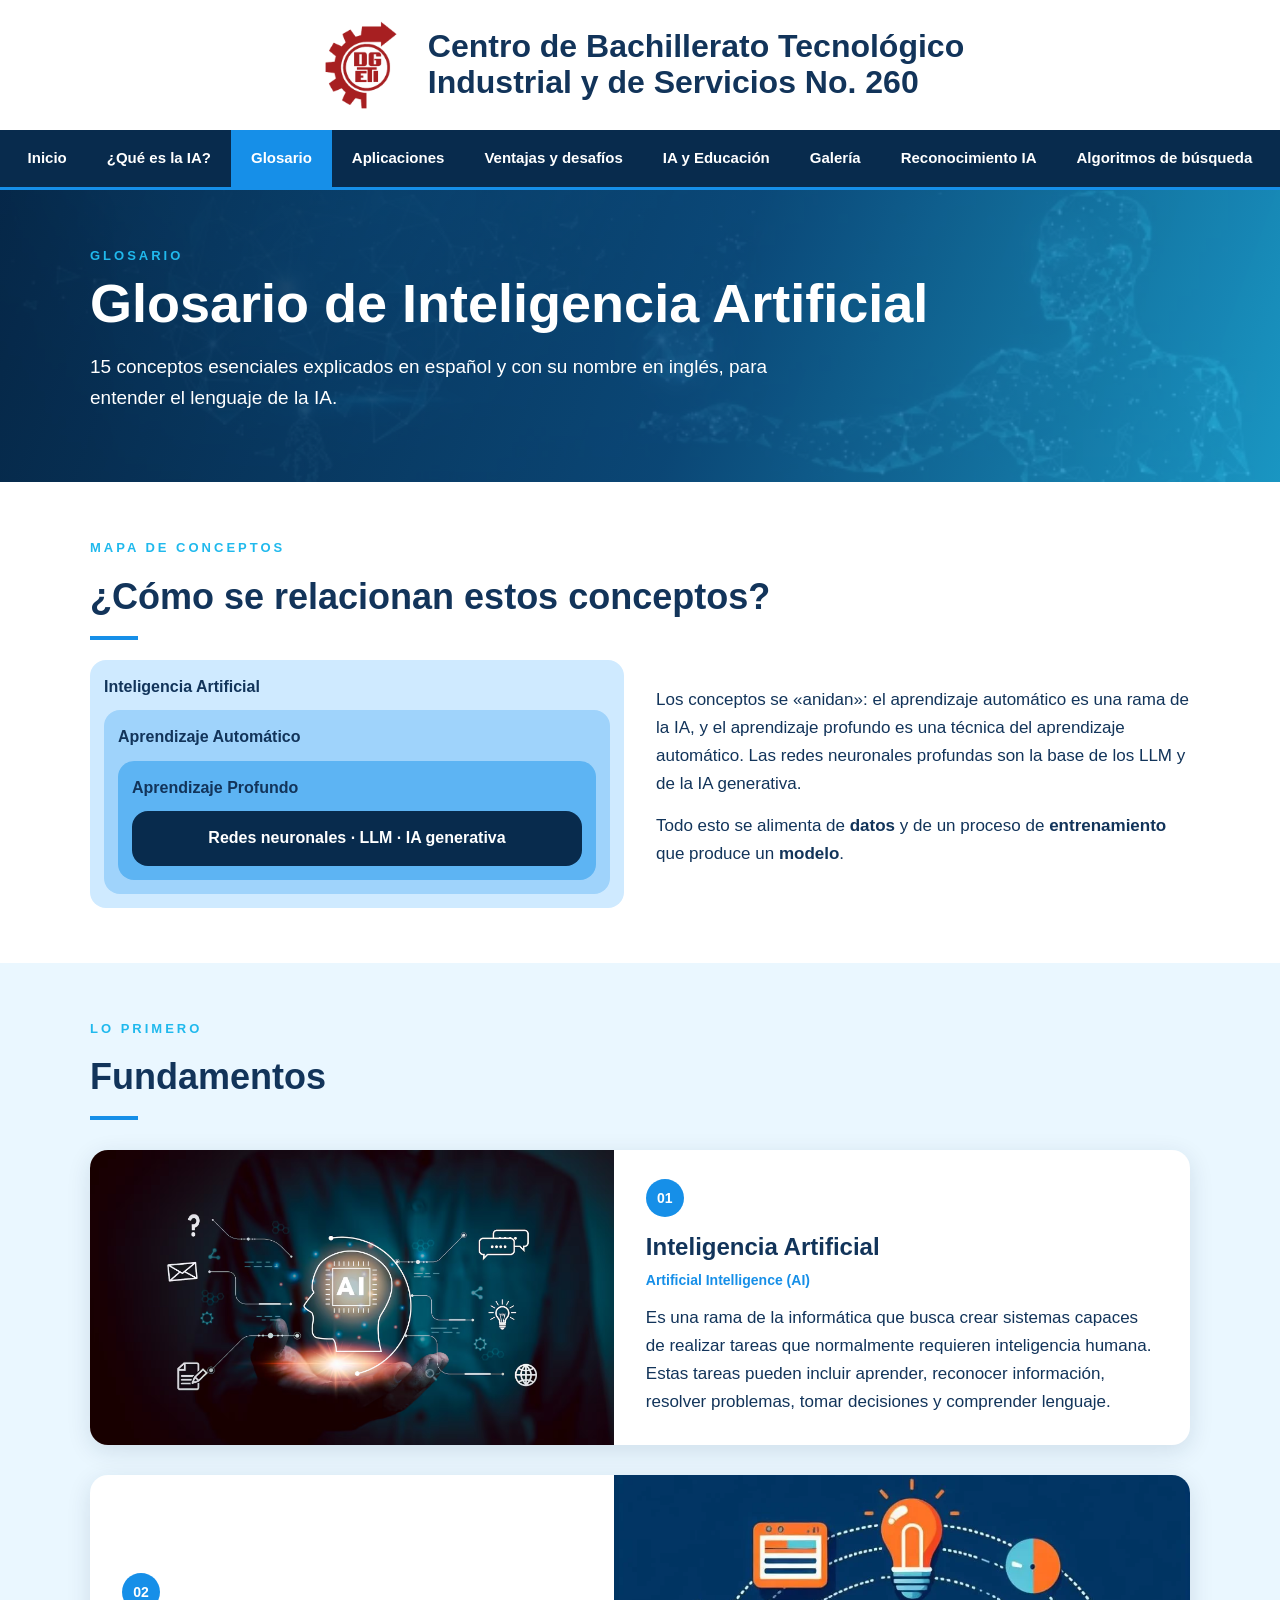
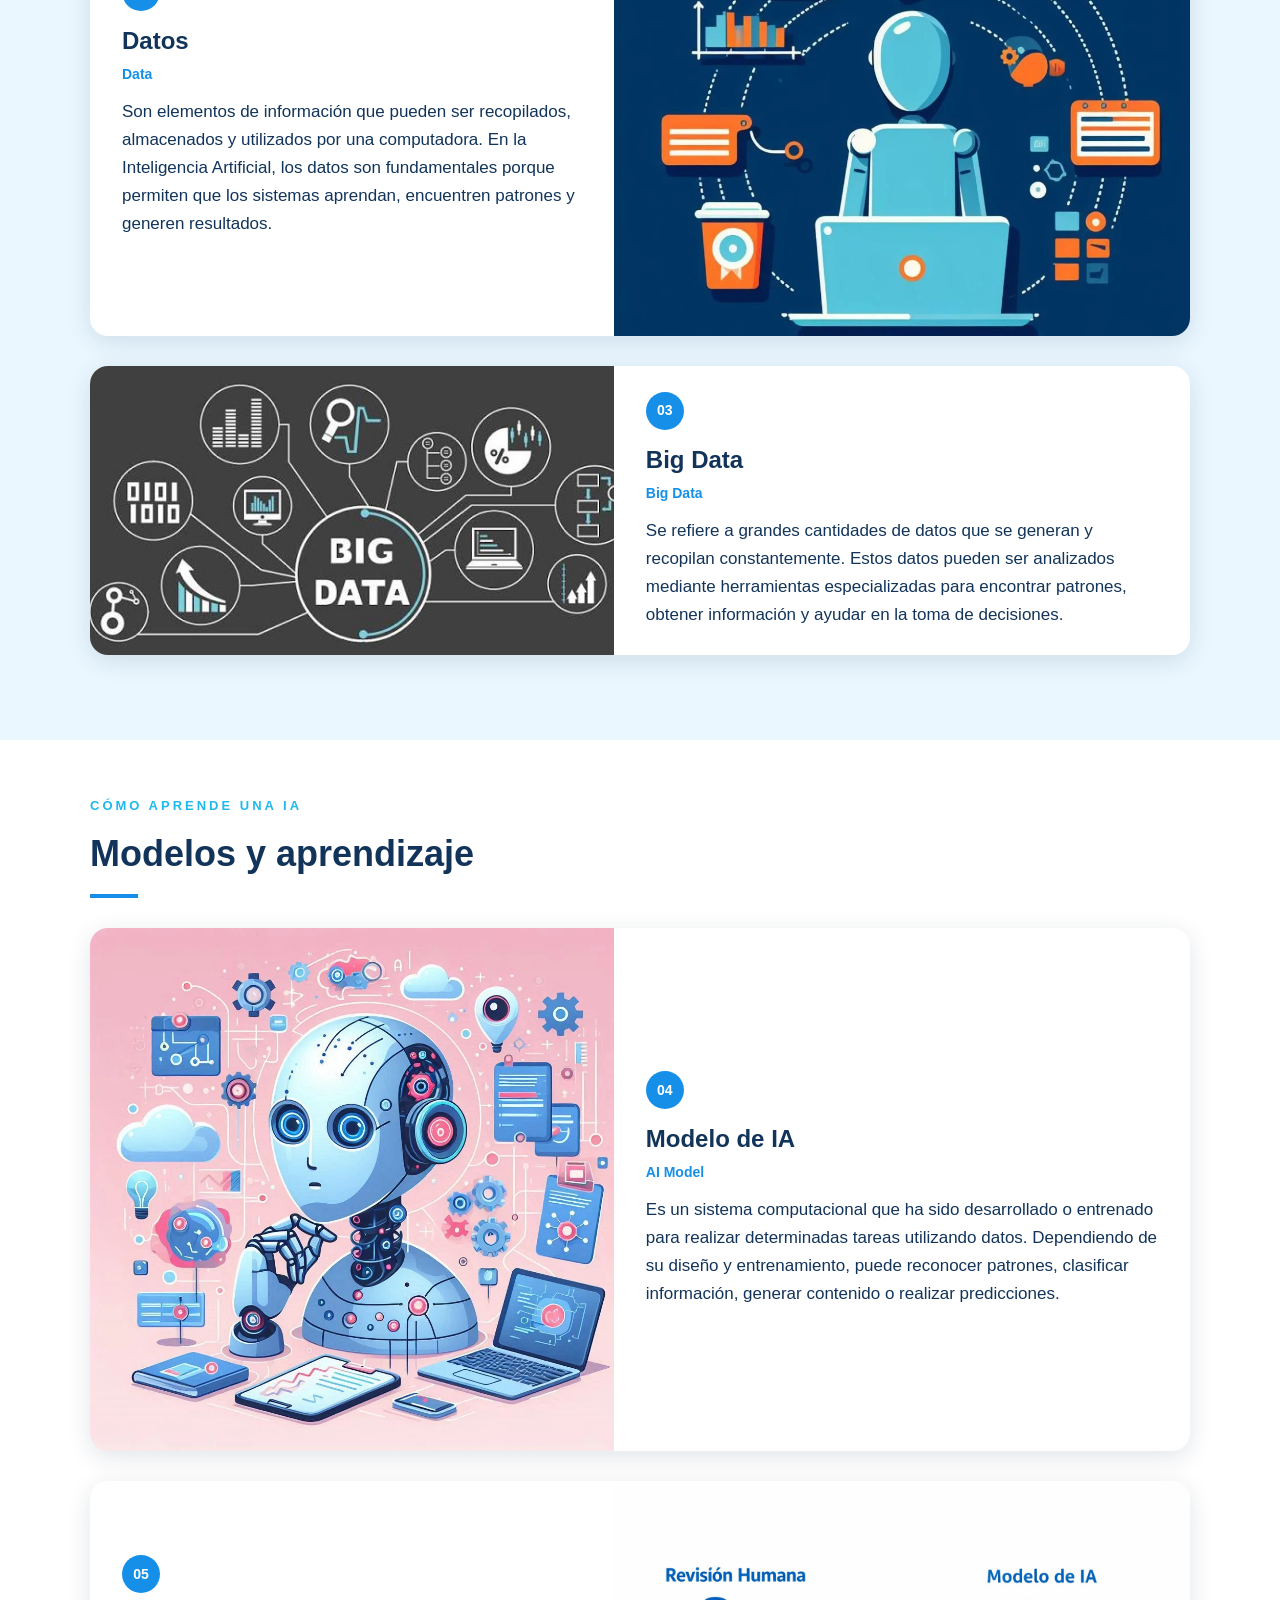
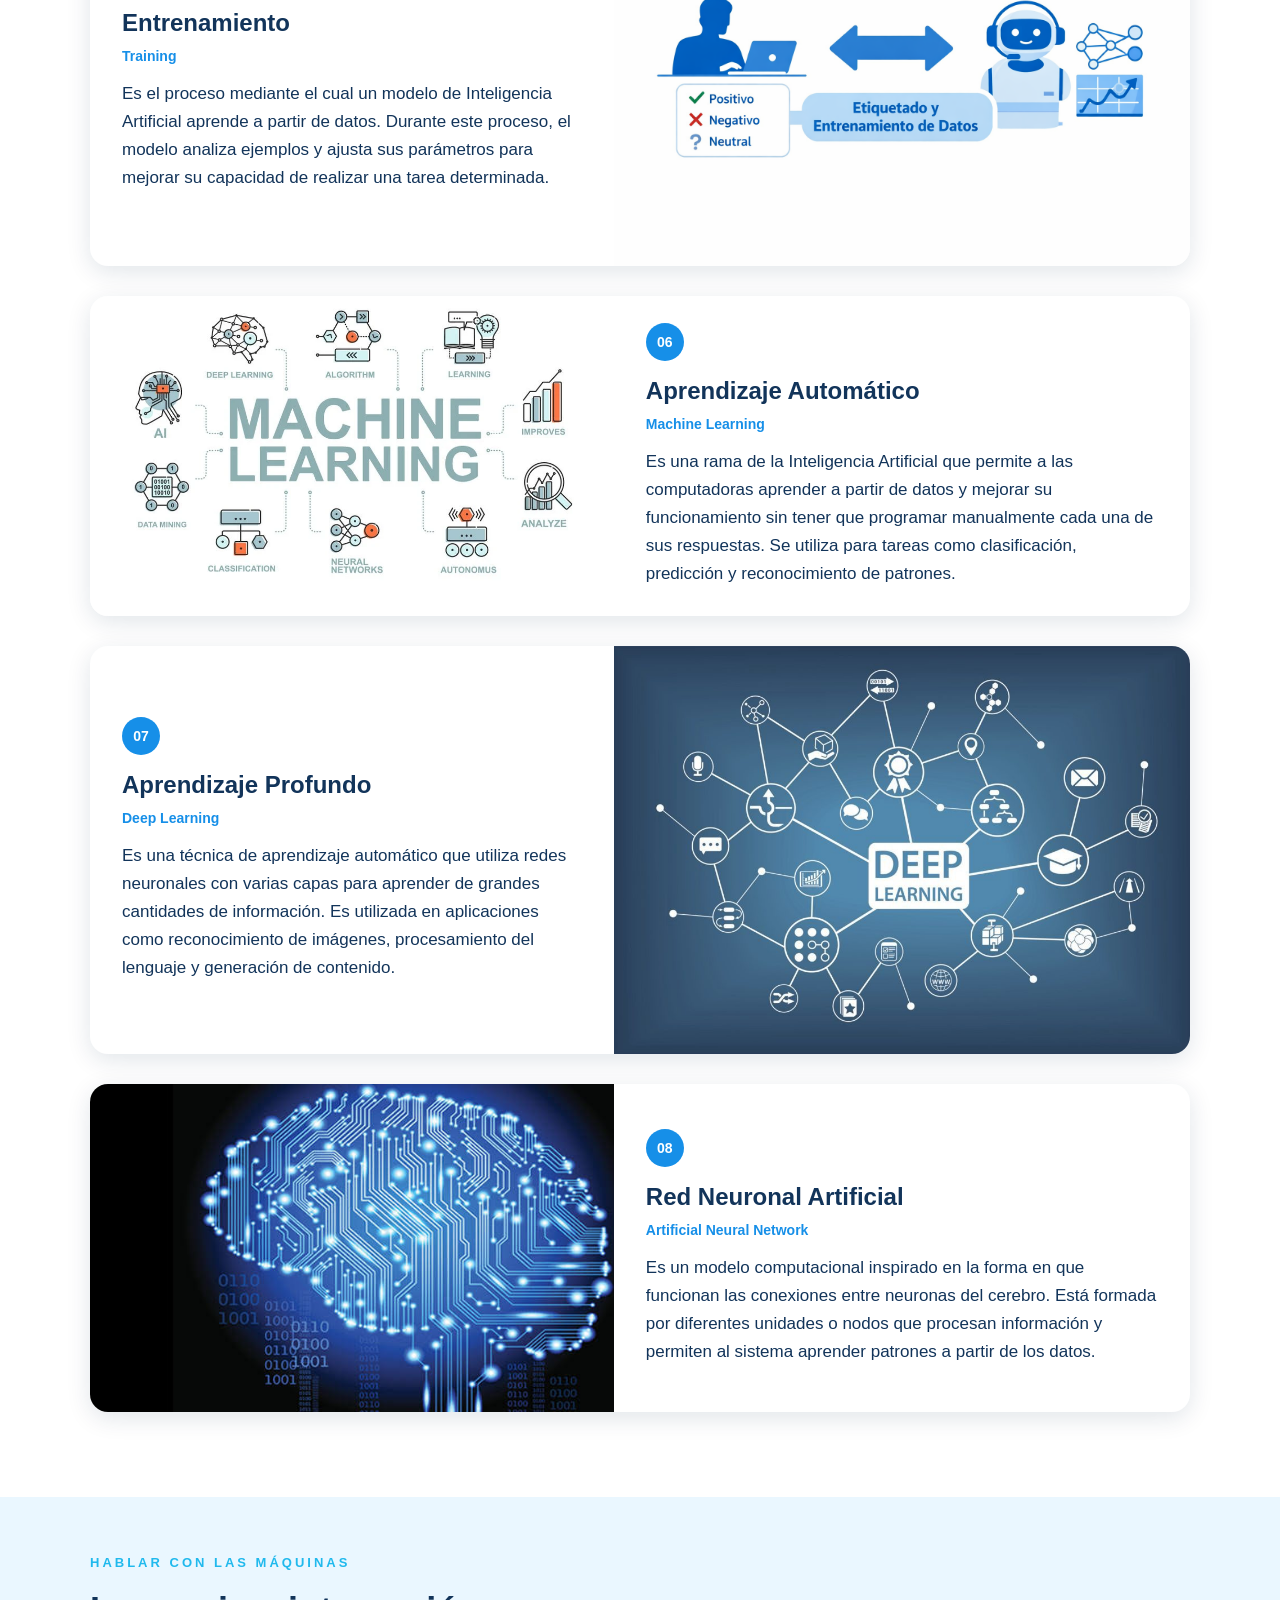
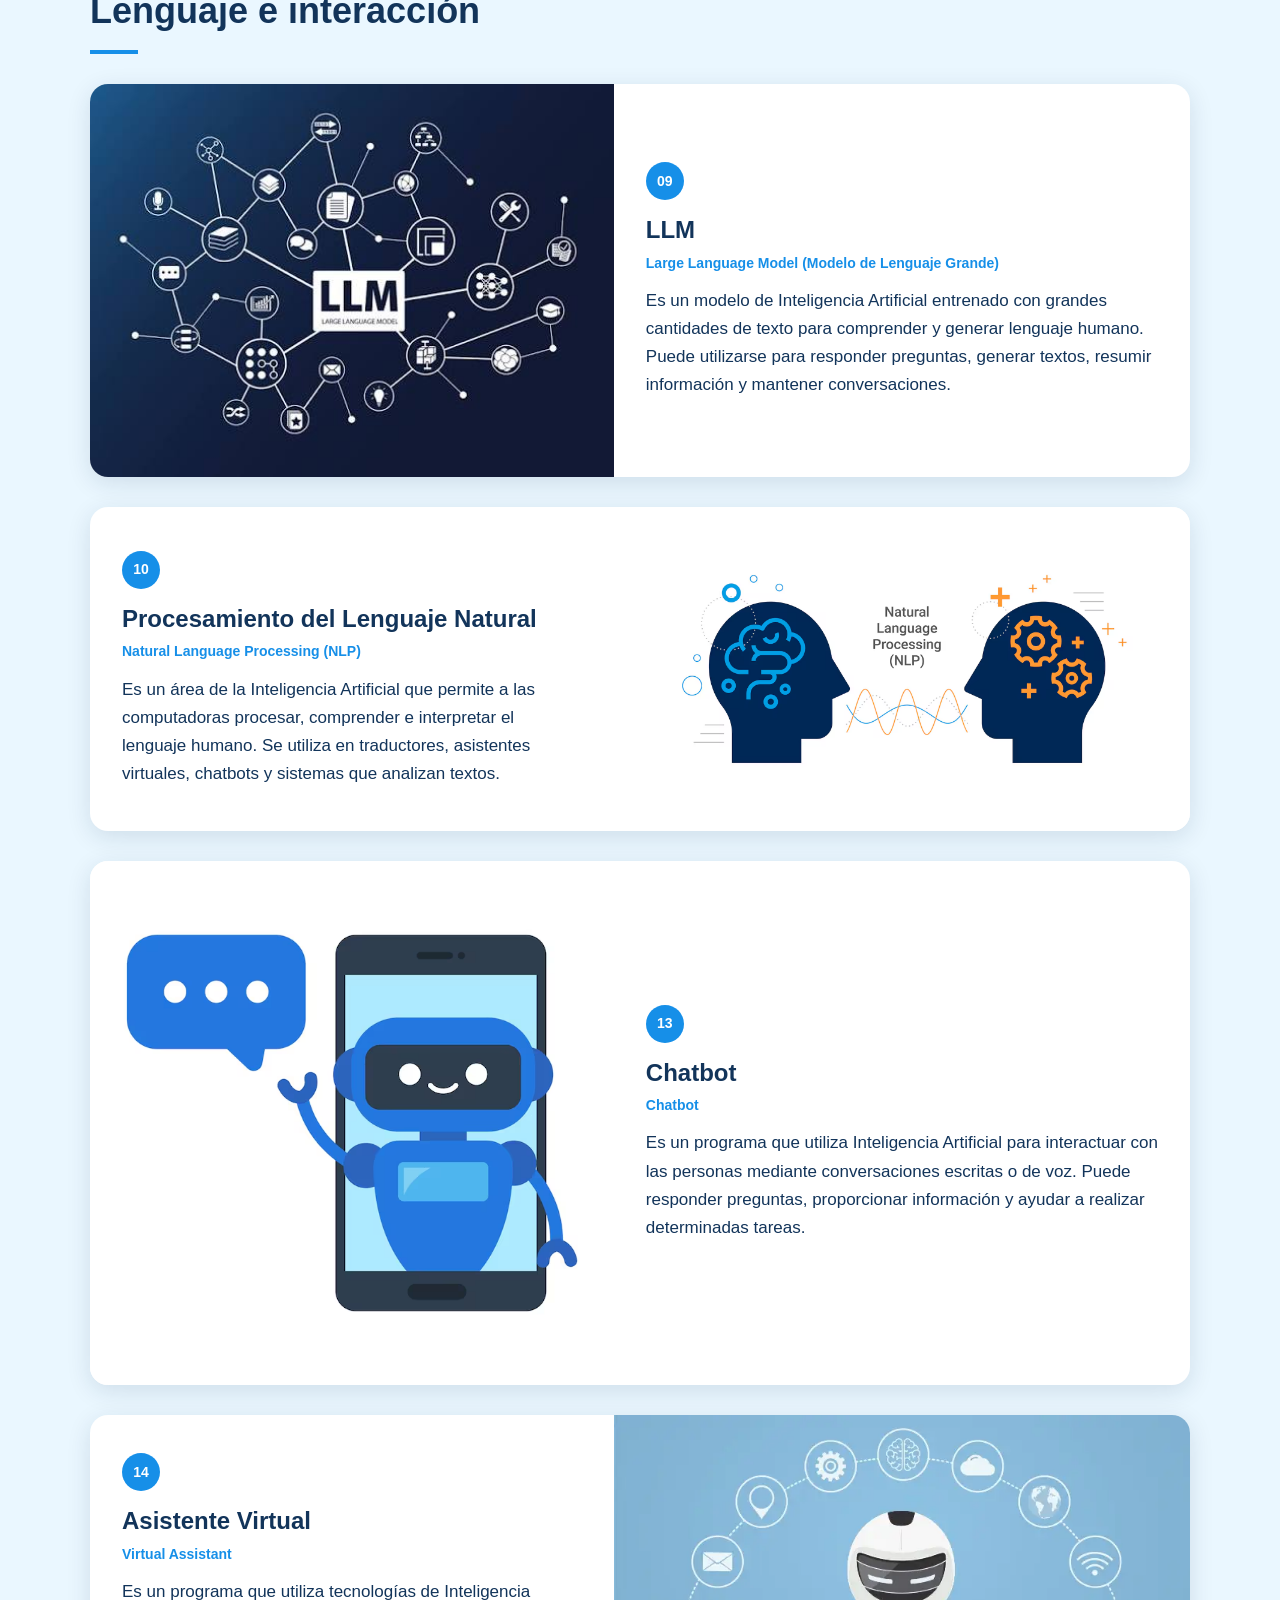
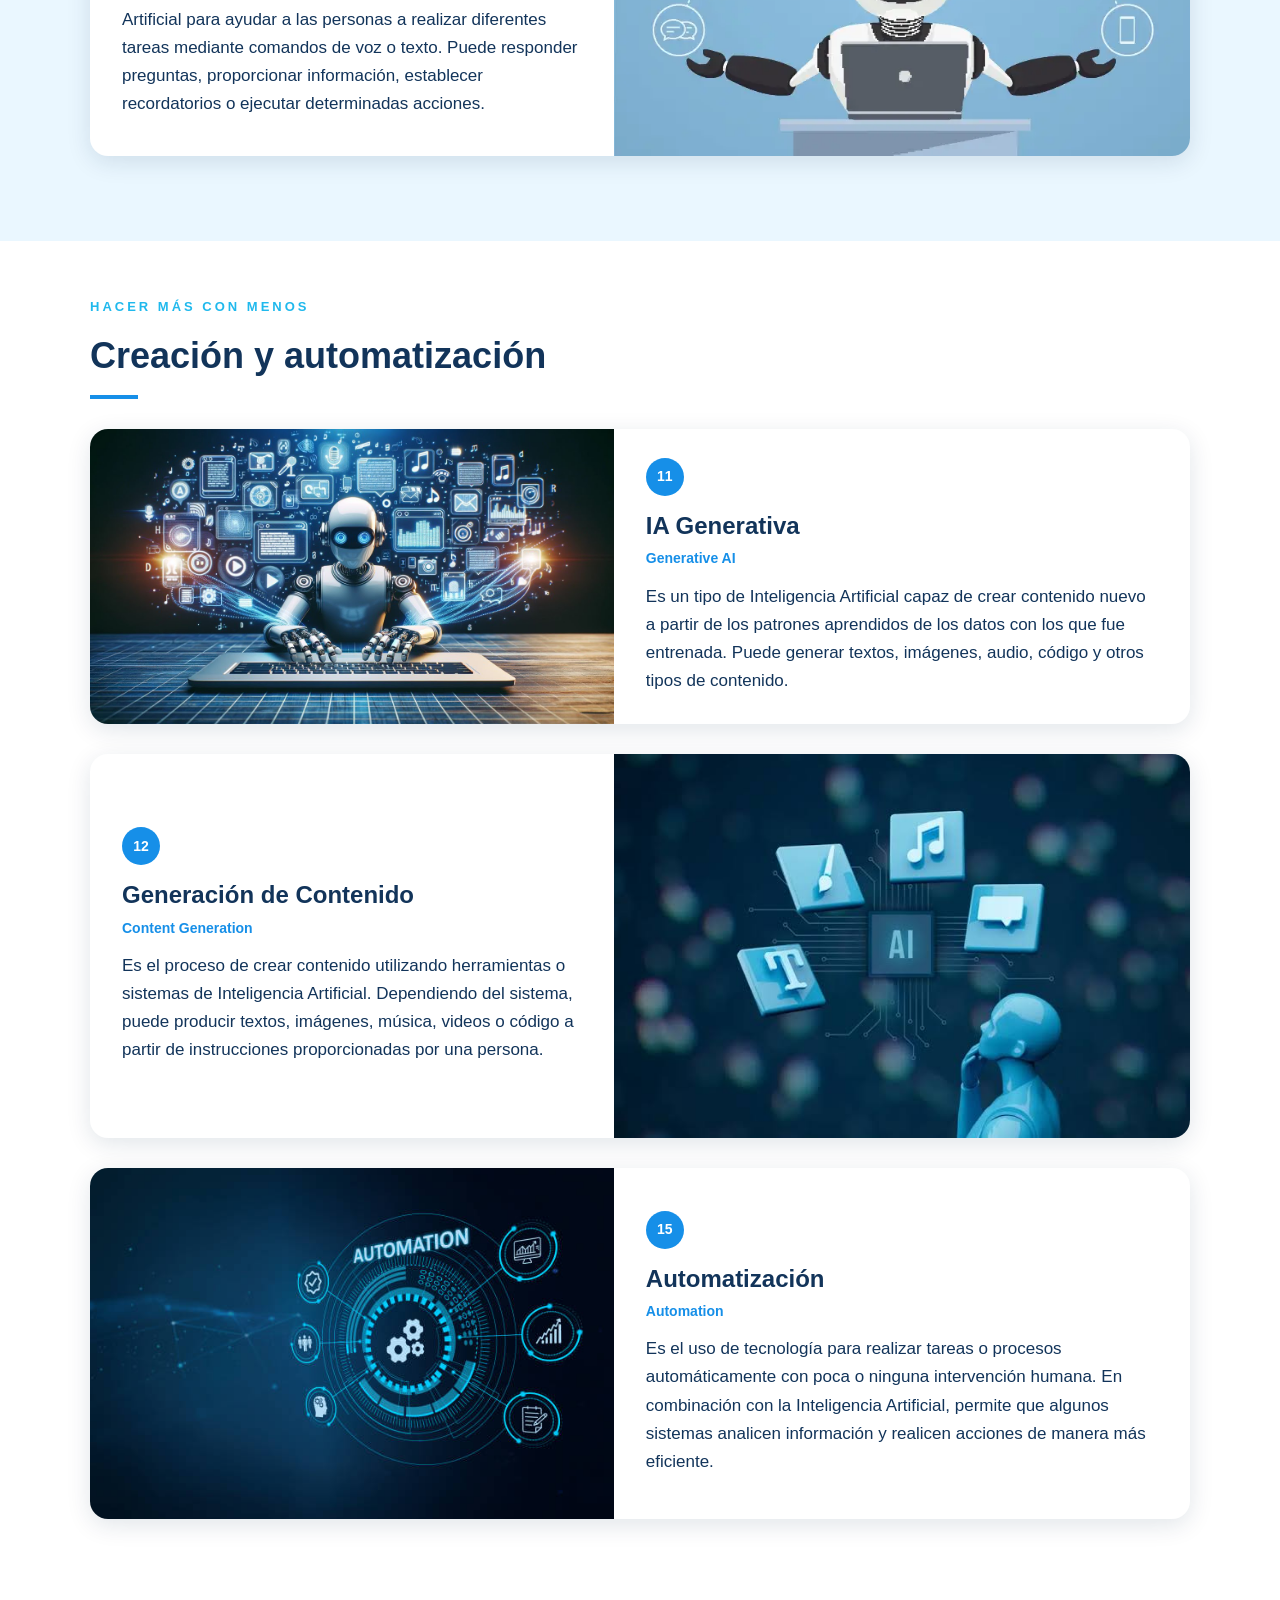
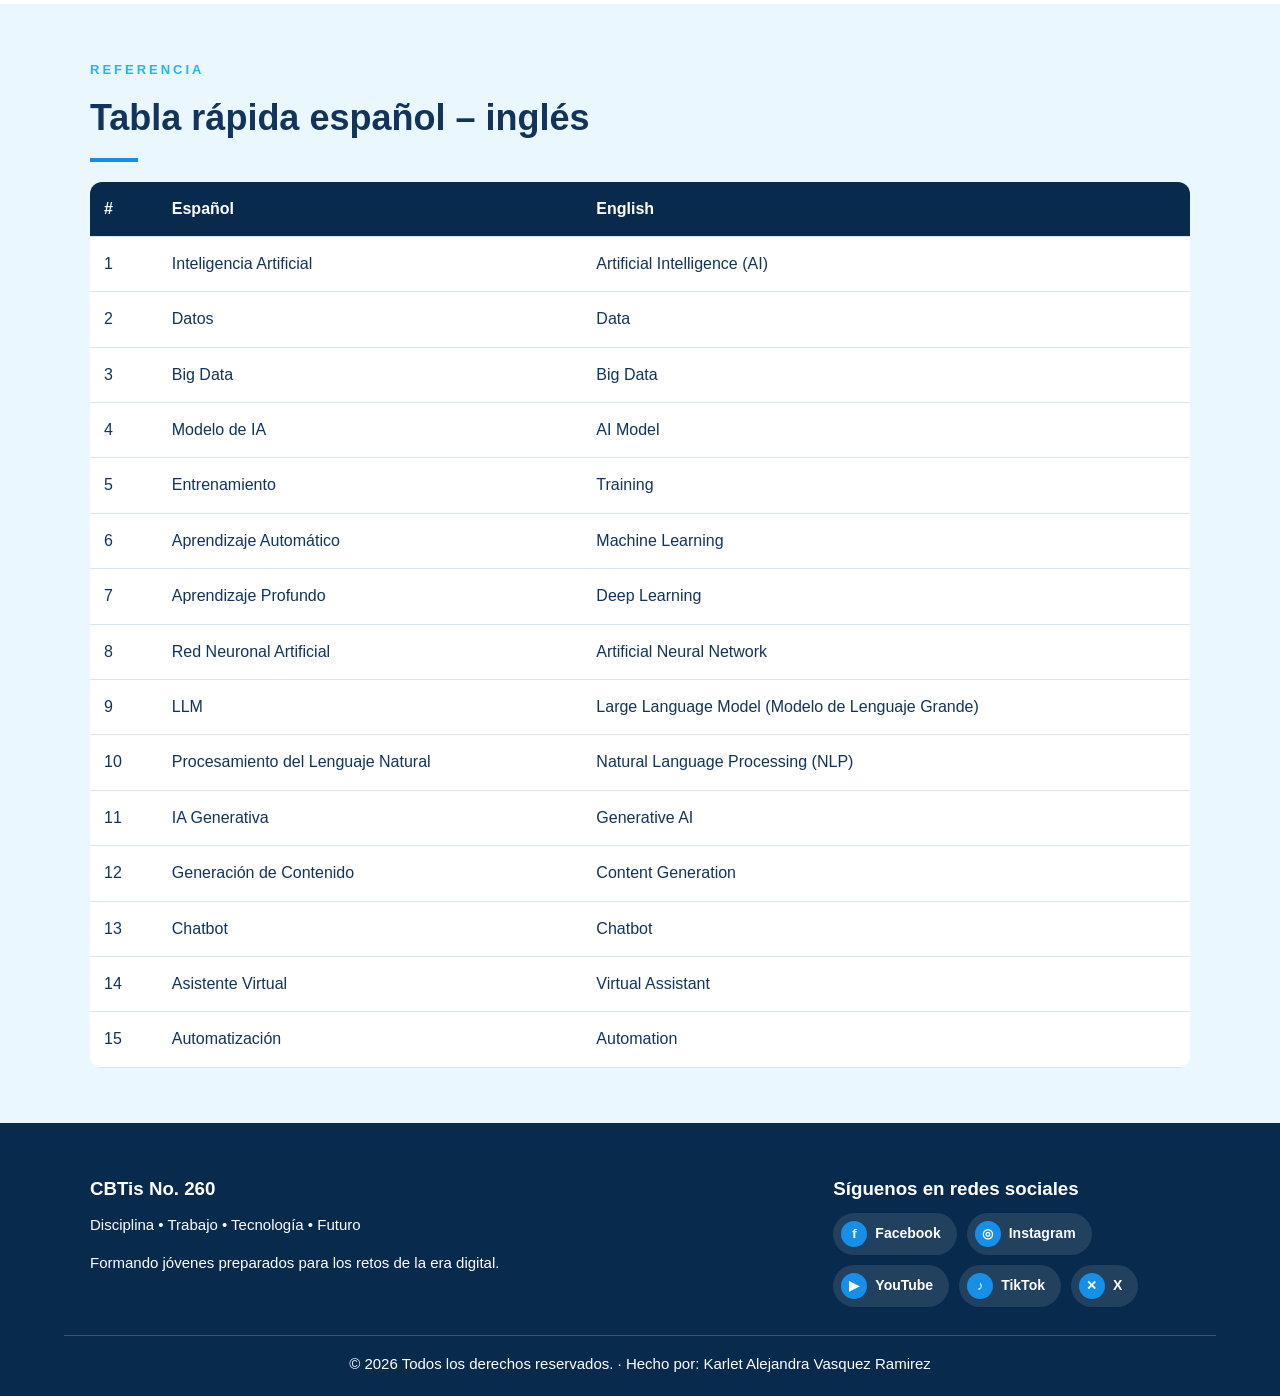
<file: glosario.html>
<!DOCTYPE html>
<html lang="es"><head><meta charset="UTF-8">
<meta name="viewport" content="width=device-width, initial-scale=1.0">
<meta name="theme-color" content="#082b4d">
<meta name="description" content="Glosario: sitio educativo sobre Inteligencia Artificial del CBTis No. 260.">
<link rel="manifest" href="manifest.json"><link rel="icon" href="imagenes/icons/icon-192.png">
<link rel="apple-touch-icon" href="imagenes/icons/icon-192.png">
<link rel="stylesheet" href="css/estilos.css"><title>Glosario | IA CBTis 260</title></head>
<body>
<!-- ENCABEZADO -->
<header class="encabezado"><img class="logo" src="imagenes/logo.png" alt="Logo CBTis">
<div class="institucion"><span>Centro de Bachillerato Tecnológico</span><span>Industrial y de Servicios No. 260</span></div></header>
<!-- BARRA DE NAVEGACIÓN -->
<nav class="barra" aria-label="Principal"><div class="nav"><a href="index.html">Inicio</a><a href="que-es-la-ia.html">¿Qué es la IA?</a><a href="glosario.html" class="activo" aria-current="page">Glosario</a><a href="aplicaciones.html">Aplicaciones</a><a href="ventajas-y-desafios.html">Ventajas y desafíos</a><a href="ia-y-educacion.html">IA y Educación</a><a href="galeria.html">Galería</a><a href="reconocimiento.html">Reconocimiento IA</a><a href="algoritmos-busqueda.html">Algoritmos de búsqueda</a></div></nav>
<!-- CUERPO -->
<main><section class="banner"><div class="wrap"><span class="kicker">GLOSARIO</span><h1>Glosario de Inteligencia Artificial</h1><p>15 conceptos esenciales explicados en español y con su nombre en inglés, para entender el lenguaje de la IA.</p></div></section><section class="sec "><div class="wrap"><span class=kicker>MAPA DE CONCEPTOS</span><h2>¿Cómo se relacionan estos conceptos?</h2><div class="split"><div class="rel"><div class="n1"><b>Inteligencia Artificial</b><div class="n2"><b>Aprendizaje Automático</b><div class="n3"><b>Aprendizaje Profundo</b><div class="n4">Redes neuronales · LLM · IA generativa</div></div></div></div></div>
<div><p>Los conceptos se «anidan»: el aprendizaje automático es una rama de la IA, y el aprendizaje profundo es una técnica del aprendizaje automático. Las redes neuronales profundas son la base de los LLM y de la IA generativa.</p><p>Todo esto se alimenta de <strong>datos</strong> y de un proceso de <strong>entrenamiento</strong> que produce un <strong>modelo</strong>.</p></div></div></div></section><section class="sec gris"><div class="wrap"><span class=kicker>LO PRIMERO</span><h2>Fundamentos</h2><article class="term" id="termino-1"><div class="term-img"><img data-img src="imagenes/inteligencia-artificial.jpg" alt="Inteligencia Artificial" loading="lazy"></div><div class="term-txt"><span class="num">01</span><h3>Inteligencia Artificial</h3><span class="en">Artificial Intelligence (AI)</span><p>Es una rama de la informática que busca crear sistemas capaces de realizar tareas que normalmente requieren inteligencia humana. Estas tareas pueden incluir aprender, reconocer información, resolver problemas, tomar decisiones y comprender lenguaje.</p></div></article><article class="term" id="termino-2"><div class="term-img"><img data-img src="imagenes/datos.jpg" alt="Datos" loading="lazy"></div><div class="term-txt"><span class="num">02</span><h3>Datos</h3><span class="en">Data</span><p>Son elementos de información que pueden ser recopilados, almacenados y utilizados por una computadora. En la Inteligencia Artificial, los datos son fundamentales porque permiten que los sistemas aprendan, encuentren patrones y generen resultados.</p></div></article><article class="term" id="termino-3"><div class="term-img"><img data-img src="imagenes/big-data.jpg" alt="Big Data" loading="lazy"></div><div class="term-txt"><span class="num">03</span><h3>Big Data</h3><span class="en">Big Data</span><p>Se refiere a grandes cantidades de datos que se generan y recopilan constantemente. Estos datos pueden ser analizados mediante herramientas especializadas para encontrar patrones, obtener información y ayudar en la toma de decisiones.</p></div></article></div></section><section class="sec "><div class="wrap"><span class=kicker>CÓMO APRENDE UNA IA</span><h2>Modelos y aprendizaje</h2><article class="term" id="termino-4"><div class="term-img"><img data-img src="imagenes/modelo-ia.jpg" alt="Modelo de IA" loading="lazy"></div><div class="term-txt"><span class="num">04</span><h3>Modelo de IA</h3><span class="en">AI Model</span><p>Es un sistema computacional que ha sido desarrollado o entrenado para realizar determinadas tareas utilizando datos. Dependiendo de su diseño y entrenamiento, puede reconocer patrones, clasificar información, generar contenido o realizar predicciones.</p></div></article><article class="term" id="termino-5"><div class="term-img"><img data-img src="imagenes/entrenamiento.jpg" alt="Entrenamiento" loading="lazy"></div><div class="term-txt"><span class="num">05</span><h3>Entrenamiento</h3><span class="en">Training</span><p>Es el proceso mediante el cual un modelo de Inteligencia Artificial aprende a partir de datos. Durante este proceso, el modelo analiza ejemplos y ajusta sus parámetros para mejorar su capacidad de realizar una tarea determinada.</p></div></article><article class="term" id="termino-6"><div class="term-img"><img data-img src="imagenes/machine-learning.jpg" alt="Aprendizaje Automático" loading="lazy"></div><div class="term-txt"><span class="num">06</span><h3>Aprendizaje Automático</h3><span class="en">Machine Learning</span><p>Es una rama de la Inteligencia Artificial que permite a las computadoras aprender a partir de datos y mejorar su funcionamiento sin tener que programar manualmente cada una de sus respuestas. Se utiliza para tareas como clasificación, predicción y reconocimiento de patrones.</p></div></article><article class="term" id="termino-7"><div class="term-img"><img data-img src="imagenes/deep-learning.jpg" alt="Aprendizaje Profundo" loading="lazy"></div><div class="term-txt"><span class="num">07</span><h3>Aprendizaje Profundo</h3><span class="en">Deep Learning</span><p>Es una técnica de aprendizaje automático que utiliza redes neuronales con varias capas para aprender de grandes cantidades de información. Es utilizada en aplicaciones como reconocimiento de imágenes, procesamiento del lenguaje y generación de contenido.</p></div></article><article class="term" id="termino-8"><div class="term-img"><img data-img src="imagenes/red-neuronal.jpg" alt="Red Neuronal Artificial" loading="lazy"></div><div class="term-txt"><span class="num">08</span><h3>Red Neuronal Artificial</h3><span class="en">Artificial Neural Network</span><p>Es un modelo computacional inspirado en la forma en que funcionan las conexiones entre neuronas del cerebro. Está formada por diferentes unidades o nodos que procesan información y permiten al sistema aprender patrones a partir de los datos.</p></div></article></div></section><section class="sec gris"><div class="wrap"><span class=kicker>HABLAR CON LAS MÁQUINAS</span><h2>Lenguaje e interacción</h2><article class="term" id="termino-9"><div class="term-img"><img data-img src="imagenes/llm.jpg" alt="LLM" loading="lazy"></div><div class="term-txt"><span class="num">09</span><h3>LLM</h3><span class="en">Large Language Model (Modelo de Lenguaje Grande)</span><p>Es un modelo de Inteligencia Artificial entrenado con grandes cantidades de texto para comprender y generar lenguaje humano. Puede utilizarse para responder preguntas, generar textos, resumir información y mantener conversaciones.</p></div></article><article class="term" id="termino-10"><div class="term-img"><img data-img src="imagenes/procesamiento-lenguaje-natural.jpg" alt="Procesamiento del Lenguaje Natural" loading="lazy"></div><div class="term-txt"><span class="num">10</span><h3>Procesamiento del Lenguaje Natural</h3><span class="en">Natural Language Processing (NLP)</span><p>Es un área de la Inteligencia Artificial que permite a las computadoras procesar, comprender e interpretar el lenguaje humano. Se utiliza en traductores, asistentes virtuales, chatbots y sistemas que analizan textos.</p></div></article><article class="term" id="termino-13"><div class="term-img"><img data-img src="imagenes/chatbot.jpg" alt="Chatbot" loading="lazy"></div><div class="term-txt"><span class="num">13</span><h3>Chatbot</h3><span class="en">Chatbot</span><p>Es un programa que utiliza Inteligencia Artificial para interactuar con las personas mediante conversaciones escritas o de voz. Puede responder preguntas, proporcionar información y ayudar a realizar determinadas tareas.</p></div></article><article class="term" id="termino-14"><div class="term-img"><img data-img src="imagenes/asistente-virtual.jpg" alt="Asistente Virtual" loading="lazy"></div><div class="term-txt"><span class="num">14</span><h3>Asistente Virtual</h3><span class="en">Virtual Assistant</span><p>Es un programa que utiliza tecnologías de Inteligencia Artificial para ayudar a las personas a realizar diferentes tareas mediante comandos de voz o texto. Puede responder preguntas, proporcionar información, establecer recordatorios o ejecutar determinadas acciones.</p></div></article></div></section><section class="sec "><div class="wrap"><span class=kicker>HACER MÁS CON MENOS</span><h2>Creación y automatización</h2><article class="term" id="termino-11"><div class="term-img"><img data-img src="imagenes/ia-generativa.jpg" alt="IA Generativa" loading="lazy"></div><div class="term-txt"><span class="num">11</span><h3>IA Generativa</h3><span class="en">Generative AI</span><p>Es un tipo de Inteligencia Artificial capaz de crear contenido nuevo a partir de los patrones aprendidos de los datos con los que fue entrenada. Puede generar textos, imágenes, audio, código y otros tipos de contenido.</p></div></article><article class="term" id="termino-12"><div class="term-img"><img data-img src="imagenes/generacion-contenido.jpg" alt="Generación de Contenido" loading="lazy"></div><div class="term-txt"><span class="num">12</span><h3>Generación de Contenido</h3><span class="en">Content Generation</span><p>Es el proceso de crear contenido utilizando herramientas o sistemas de Inteligencia Artificial. Dependiendo del sistema, puede producir textos, imágenes, música, videos o código a partir de instrucciones proporcionadas por una persona.</p></div></article><article class="term" id="termino-15"><div class="term-img"><img data-img src="imagenes/automatizacion.jpg" alt="Automatización" loading="lazy"></div><div class="term-txt"><span class="num">15</span><h3>Automatización</h3><span class="en">Automation</span><p>Es el uso de tecnología para realizar tareas o procesos automáticamente con poca o ninguna intervención humana. En combinación con la Inteligencia Artificial, permite que algunos sistemas analicen información y realicen acciones de manera más eficiente.</p></div></article></div></section><section class="sec gris"><div class="wrap"><span class=kicker>REFERENCIA</span><h2>Tabla rápida español – inglés</h2><div class="tabla"><table><tr><th>#</th><th>Español</th><th>English</th></tr><tr><td>1</td><td>Inteligencia Artificial</td><td>Artificial Intelligence (AI)</td></tr><tr><td>2</td><td>Datos</td><td>Data</td></tr><tr><td>3</td><td>Big Data</td><td>Big Data</td></tr><tr><td>4</td><td>Modelo de IA</td><td>AI Model</td></tr><tr><td>5</td><td>Entrenamiento</td><td>Training</td></tr><tr><td>6</td><td>Aprendizaje Automático</td><td>Machine Learning</td></tr><tr><td>7</td><td>Aprendizaje Profundo</td><td>Deep Learning</td></tr><tr><td>8</td><td>Red Neuronal Artificial</td><td>Artificial Neural Network</td></tr><tr><td>9</td><td>LLM</td><td>Large Language Model (Modelo de Lenguaje Grande)</td></tr><tr><td>10</td><td>Procesamiento del Lenguaje Natural</td><td>Natural Language Processing (NLP)</td></tr><tr><td>11</td><td>IA Generativa</td><td>Generative AI</td></tr><tr><td>12</td><td>Generación de Contenido</td><td>Content Generation</td></tr><tr><td>13</td><td>Chatbot</td><td>Chatbot</td></tr><tr><td>14</td><td>Asistente Virtual</td><td>Virtual Assistant</td></tr><tr><td>15</td><td>Automatización</td><td>Automation</td></tr></table></div></div></section></main>
<!-- PIE DE PÁGINA -->
<footer class="pie"><div class="pie-grid">
<div><h3>CBTis No. 260</h3><p>Disciplina • Trabajo • Tecnología • Futuro</p><p>Formando jóvenes preparados para los retos de la era digital.</p></div>
<div><h3>Síguenos en redes sociales</h3><div class="redes"><a class="red" href="https://www.facebook.com/" target="_blank" rel="noopener noreferrer"><b>f</b>Facebook</a><a class="red" href="https://www.instagram.com/" target="_blank" rel="noopener noreferrer"><b>◎</b>Instagram</a><a class="red" href="https://www.youtube.com/" target="_blank" rel="noopener noreferrer"><b>▶</b>YouTube</a><a class="red" href="https://www.tiktok.com/" target="_blank" rel="noopener noreferrer"><b>♪</b>TikTok</a><a class="red" href="https://x.com/" target="_blank" rel="noopener noreferrer"><b>✕</b>X</a></div></div></div>
<p class="credito">© 2026 Todos los derechos reservados. · Hecho por: Karlet Alejandra Vasquez Ramirez</p></footer>
<script src="js/main.js"></script></body></html>
</file>
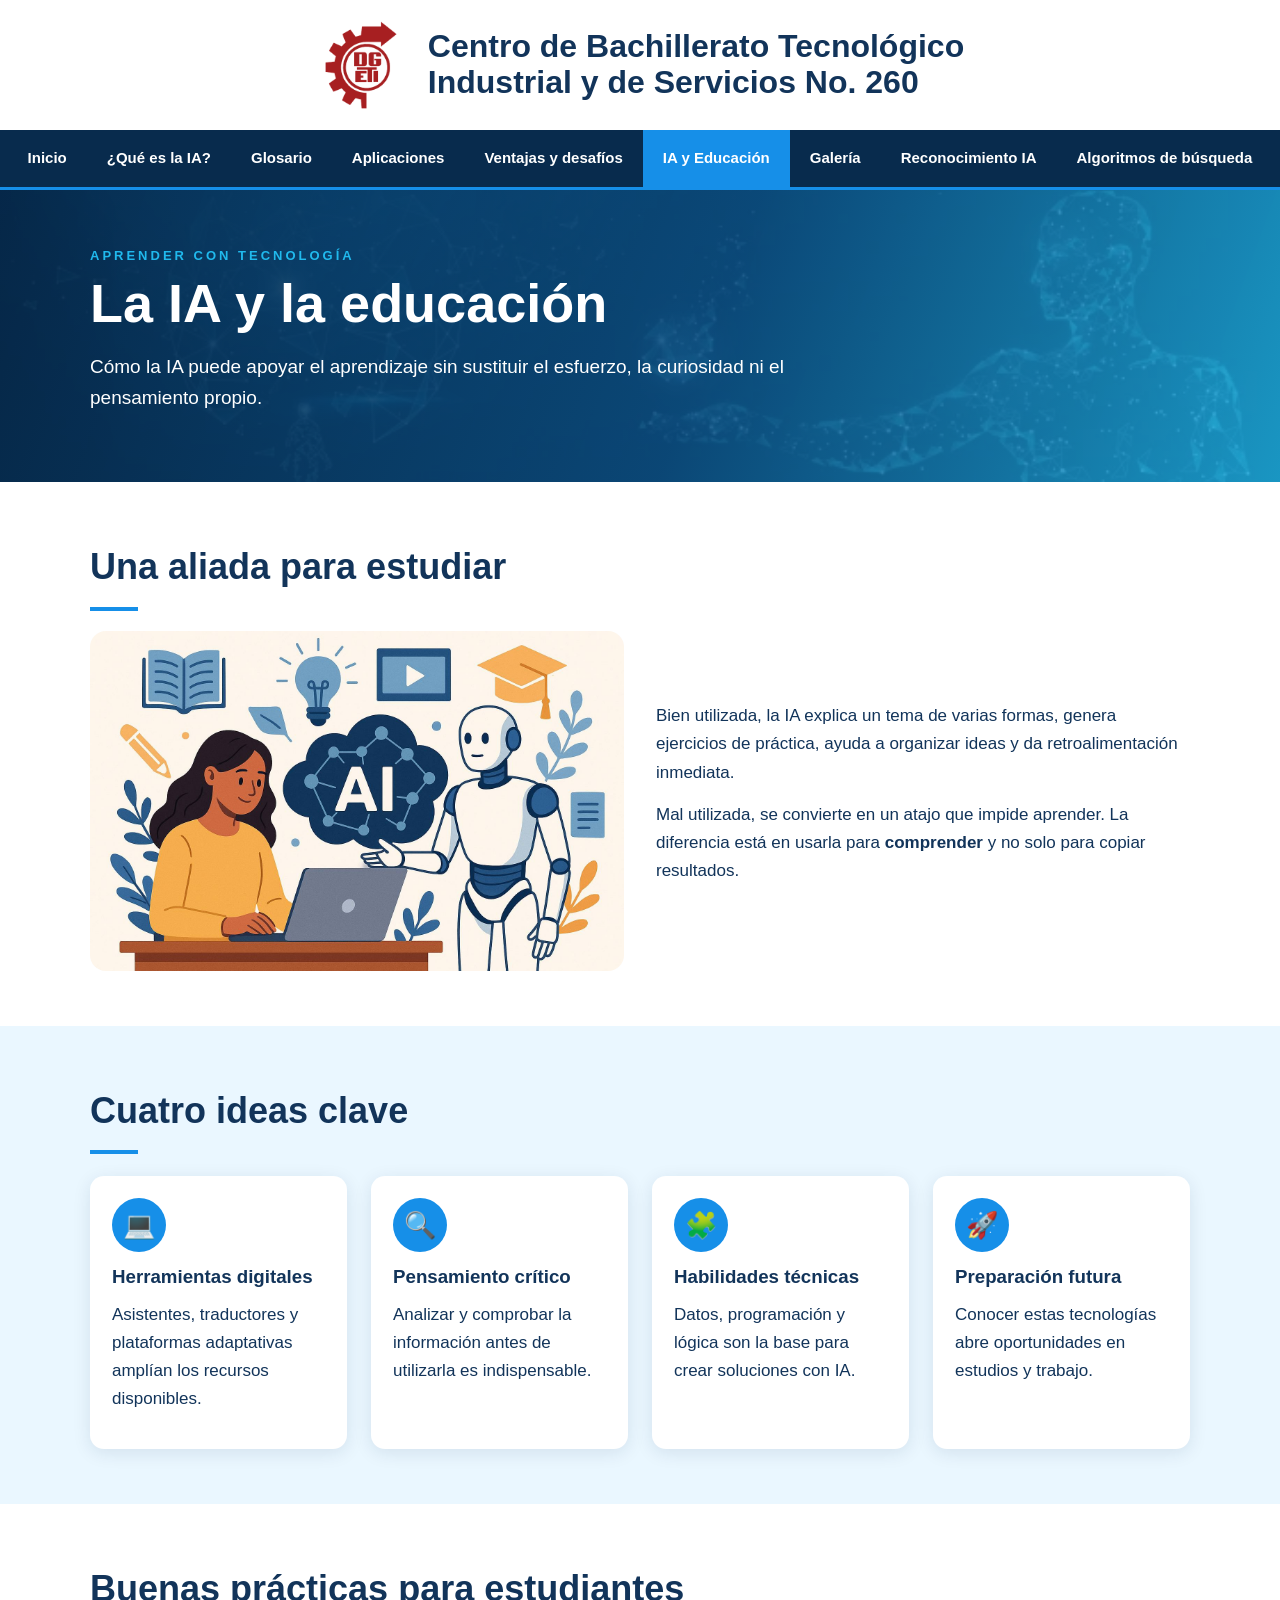
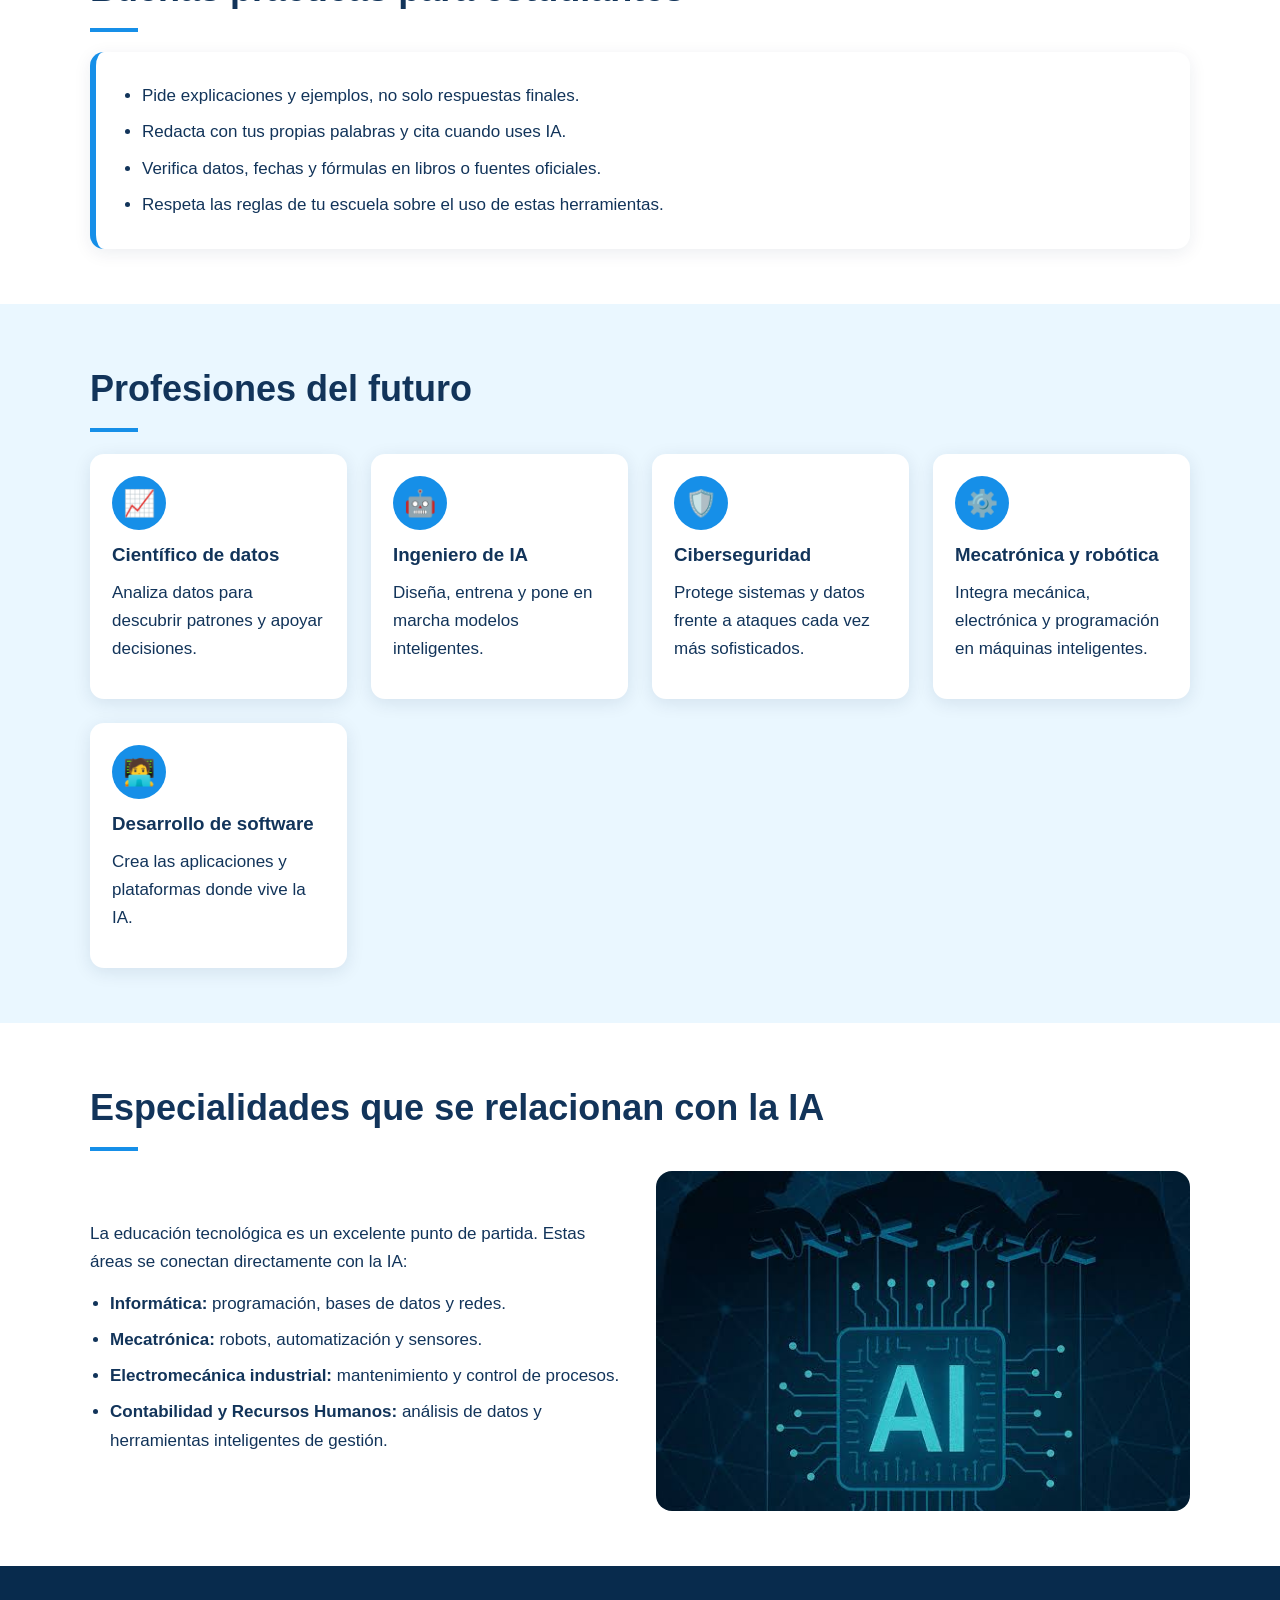
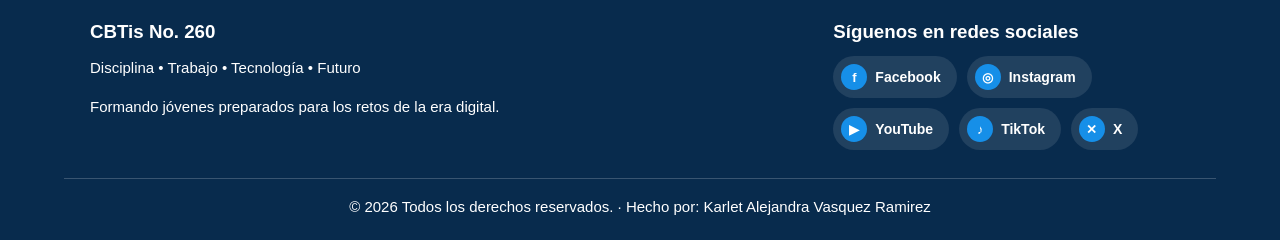
<file: ia-y-educacion.html>
<!DOCTYPE html>
<html lang="es"><head><meta charset="UTF-8">
<meta name="viewport" content="width=device-width, initial-scale=1.0">
<meta name="theme-color" content="#082b4d">
<meta name="description" content="IA y Educación: sitio educativo sobre Inteligencia Artificial del CBTis No. 260.">
<link rel="manifest" href="manifest.json"><link rel="icon" href="imagenes/icons/icon-192.png">
<link rel="apple-touch-icon" href="imagenes/icons/icon-192.png">
<link rel="stylesheet" href="css/estilos.css"><title>IA y Educación | IA CBTis 260</title></head>
<body>
<!-- ENCABEZADO -->
<header class="encabezado"><img class="logo" src="imagenes/logo.png" alt="Logo CBTis">
<div class="institucion"><span>Centro de Bachillerato Tecnológico</span><span>Industrial y de Servicios No. 260</span></div></header>
<!-- BARRA DE NAVEGACIÓN -->
<nav class="barra" aria-label="Principal"><div class="nav"><a href="index.html">Inicio</a><a href="que-es-la-ia.html">¿Qué es la IA?</a><a href="glosario.html">Glosario</a><a href="aplicaciones.html">Aplicaciones</a><a href="ventajas-y-desafios.html">Ventajas y desafíos</a><a href="ia-y-educacion.html" class="activo" aria-current="page">IA y Educación</a><a href="galeria.html">Galería</a><a href="reconocimiento.html">Reconocimiento IA</a><a href="algoritmos-busqueda.html">Algoritmos de búsqueda</a></div></nav>
<!-- CUERPO -->
<main><section class="banner"><div class="wrap"><span class="kicker">APRENDER CON TECNOLOGÍA</span><h1>La IA y la educación</h1><p>Cómo la IA puede apoyar el aprendizaje sin sustituir el esfuerzo, la curiosidad ni el pensamiento propio.</p></div></section><section class="sec "><div class="wrap"><h2>Una aliada para estudiar</h2><div class="split"><img data-img src="imagenes/ia-educacion.jpg" alt="Estudiantes usando tecnología" loading="lazy"><div><p>Bien utilizada, la IA explica un tema de varias formas, genera ejercicios de práctica, ayuda a organizar ideas y da retroalimentación inmediata.</p><p>Mal utilizada, se convierte en un atajo que impide aprender. La diferencia está en usarla para <strong>comprender</strong> y no solo para copiar resultados.</p></div></div></div></section><section class="sec gris"><div class="wrap"><h2>Cuatro ideas clave</h2><div class="grid"><article class="card"><div class="icono">💻</div><h3>Herramientas digitales</h3><p>Asistentes, traductores y plataformas adaptativas amplían los recursos disponibles.</p></article><article class="card"><div class="icono">🔍</div><h3>Pensamiento crítico</h3><p>Analizar y comprobar la información antes de utilizarla es indispensable.</p></article><article class="card"><div class="icono">🧩</div><h3>Habilidades técnicas</h3><p>Datos, programación y lógica son la base para crear soluciones con IA.</p></article><article class="card"><div class="icono">🚀</div><h3>Preparación futura</h3><p>Conocer estas tecnologías abre oportunidades en estudios y trabajo.</p></article></div></div></section><section class="sec "><div class="wrap"><h2>Buenas prácticas para estudiantes</h2><div class="caja ok"><ul><li>Pide explicaciones y ejemplos, no solo respuestas finales.</li><li>Redacta con tus propias palabras y cita cuando uses IA.</li><li>Verifica datos, fechas y fórmulas en libros o fuentes oficiales.</li><li>Respeta las reglas de tu escuela sobre el uso de estas herramientas.</li></ul></div></div></section><section class="sec gris"><div class="wrap"><h2>Profesiones del futuro</h2><div class="grid"><article class="card"><div class="icono">📈</div><h3>Científico de datos</h3><p>Analiza datos para descubrir patrones y apoyar decisiones.</p></article><article class="card"><div class="icono">🤖</div><h3>Ingeniero de IA</h3><p>Diseña, entrena y pone en marcha modelos inteligentes.</p></article><article class="card"><div class="icono">🛡️</div><h3>Ciberseguridad</h3><p>Protege sistemas y datos frente a ataques cada vez más sofisticados.</p></article><article class="card"><div class="icono">⚙️</div><h3>Mecatrónica y robótica</h3><p>Integra mecánica, electrónica y programación en máquinas inteligentes.</p></article><article class="card"><div class="icono">🧑‍💻</div><h3>Desarrollo de software</h3><p>Crea las aplicaciones y plataformas donde vive la IA.</p></article></div></div></section><section class="sec "><div class="wrap"><h2>Especialidades que se relacionan con la IA</h2><div class="split"><div><p>La educación tecnológica es un excelente punto de partida. Estas áreas se conectan directamente con la IA:</p><ul><li><b>Informática:</b> programación, bases de datos y redes.</li><li><b>Mecatrónica:</b> robots, automatización y sensores.</li><li><b>Electromecánica industrial:</b> mantenimiento y control de procesos.</li><li><b>Contabilidad y Recursos Humanos:</b> análisis de datos y herramientas inteligentes de gestión.</li></ul></div><img data-img src="imagenes/ia-futuro.jpg" alt="Jóvenes construyendo el futuro con tecnología" loading="lazy"></div></div></section></main>
<!-- PIE DE PÁGINA -->
<footer class="pie"><div class="pie-grid">
<div><h3>CBTis No. 260</h3><p>Disciplina • Trabajo • Tecnología • Futuro</p><p>Formando jóvenes preparados para los retos de la era digital.</p></div>
<div><h3>Síguenos en redes sociales</h3><div class="redes"><a class="red" href="https://www.facebook.com/" target="_blank" rel="noopener noreferrer"><b>f</b>Facebook</a><a class="red" href="https://www.instagram.com/" target="_blank" rel="noopener noreferrer"><b>◎</b>Instagram</a><a class="red" href="https://www.youtube.com/" target="_blank" rel="noopener noreferrer"><b>▶</b>YouTube</a><a class="red" href="https://www.tiktok.com/" target="_blank" rel="noopener noreferrer"><b>♪</b>TikTok</a><a class="red" href="https://x.com/" target="_blank" rel="noopener noreferrer"><b>✕</b>X</a></div></div></div>
<p class="credito">© 2026 Todos los derechos reservados. · Hecho por: Karlet Alejandra Vasquez Ramirez</p></footer>
<script src="js/main.js"></script></body></html>
</file>
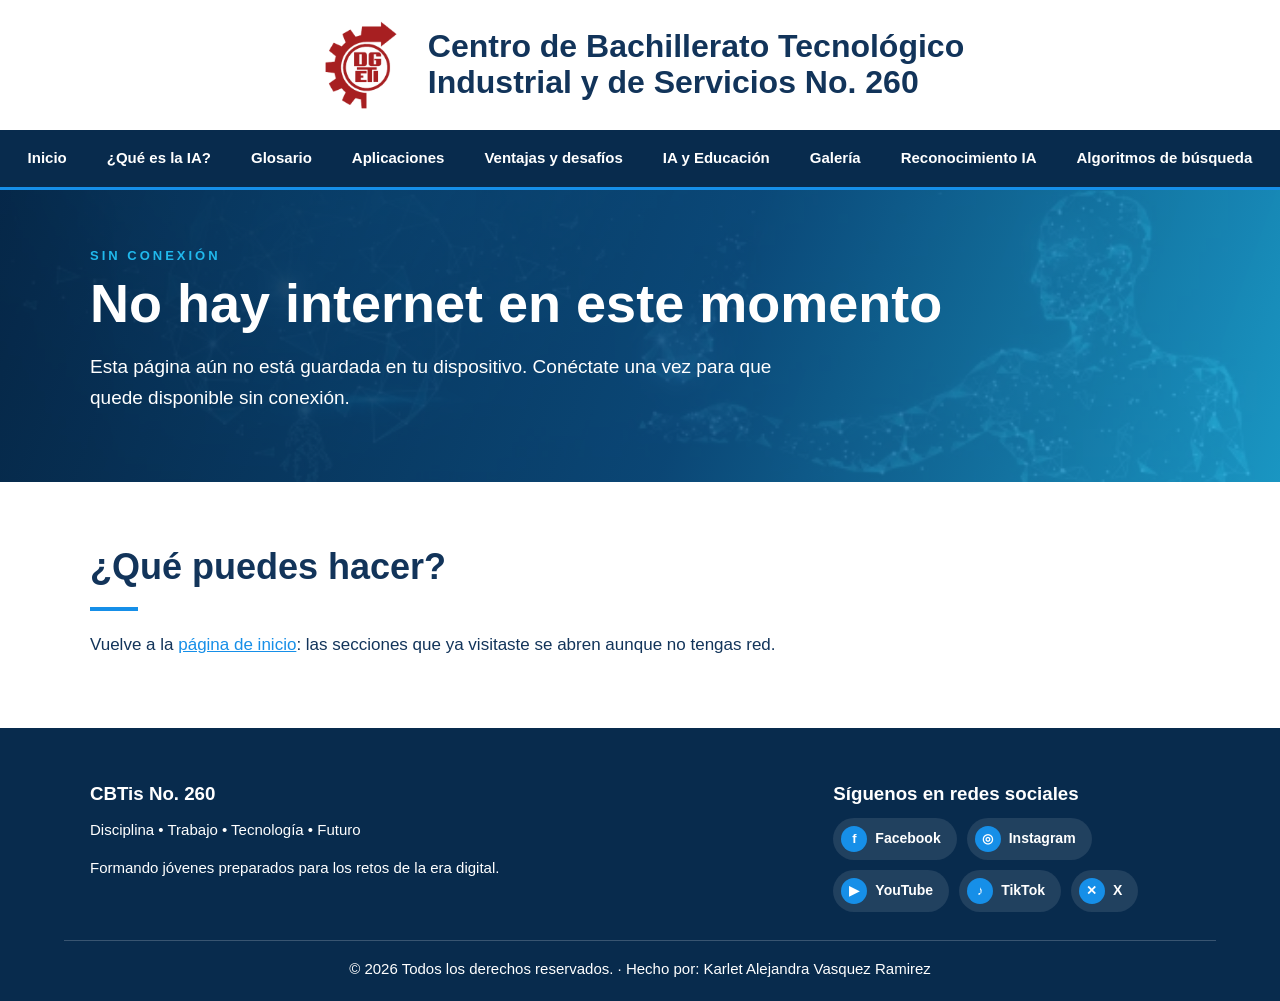
<file: offline.html>
<!DOCTYPE html>
<html lang="es"><head><meta charset="UTF-8">
<meta name="viewport" content="width=device-width, initial-scale=1.0">
<meta name="theme-color" content="#082b4d">
<meta name="description" content="Sin conexión: sitio educativo sobre Inteligencia Artificial del CBTis No. 260.">
<link rel="manifest" href="manifest.json"><link rel="icon" href="imagenes/icons/icon-192.png">
<link rel="apple-touch-icon" href="imagenes/icons/icon-192.png">
<link rel="stylesheet" href="css/estilos.css"><title>Sin conexión | IA CBTis 260</title></head>
<body>
<!-- ENCABEZADO -->
<header class="encabezado"><img class="logo" src="imagenes/logo.png" alt="Logo CBTis">
<div class="institucion"><span>Centro de Bachillerato Tecnológico</span><span>Industrial y de Servicios No. 260</span></div></header>
<!-- BARRA DE NAVEGACIÓN -->
<nav class="barra" aria-label="Principal"><div class="nav"><a href="index.html">Inicio</a><a href="que-es-la-ia.html">¿Qué es la IA?</a><a href="glosario.html">Glosario</a><a href="aplicaciones.html">Aplicaciones</a><a href="ventajas-y-desafios.html">Ventajas y desafíos</a><a href="ia-y-educacion.html">IA y Educación</a><a href="galeria.html">Galería</a><a href="reconocimiento.html">Reconocimiento IA</a><a href="algoritmos-busqueda.html">Algoritmos de búsqueda</a></div></nav>
<!-- CUERPO -->
<main><section class="banner"><div class="wrap"><span class="kicker">SIN CONEXIÓN</span><h1>No hay internet en este momento</h1><p>Esta página aún no está guardada en tu dispositivo. Conéctate una vez para que quede disponible sin conexión.</p></div></section><section class="sec "><div class="wrap"><h2>¿Qué puedes hacer?</h2><p>Vuelve a la <a href="index.html">página de inicio</a>: las secciones que ya visitaste se abren aunque no tengas red.</p></div></section></main>
<!-- PIE DE PÁGINA -->
<footer class="pie"><div class="pie-grid">
<div><h3>CBTis No. 260</h3><p>Disciplina • Trabajo • Tecnología • Futuro</p><p>Formando jóvenes preparados para los retos de la era digital.</p></div>
<div><h3>Síguenos en redes sociales</h3><div class="redes"><a class="red" href="https://www.facebook.com/" target="_blank" rel="noopener noreferrer"><b>f</b>Facebook</a><a class="red" href="https://www.instagram.com/" target="_blank" rel="noopener noreferrer"><b>◎</b>Instagram</a><a class="red" href="https://www.youtube.com/" target="_blank" rel="noopener noreferrer"><b>▶</b>YouTube</a><a class="red" href="https://www.tiktok.com/" target="_blank" rel="noopener noreferrer"><b>♪</b>TikTok</a><a class="red" href="https://x.com/" target="_blank" rel="noopener noreferrer"><b>✕</b>X</a></div></div></div>
<p class="credito">© 2026 Todos los derechos reservados. · Hecho por: Karlet Alejandra Vasquez Ramirez</p></footer>
<script src="js/main.js"></script></body></html>
</file>
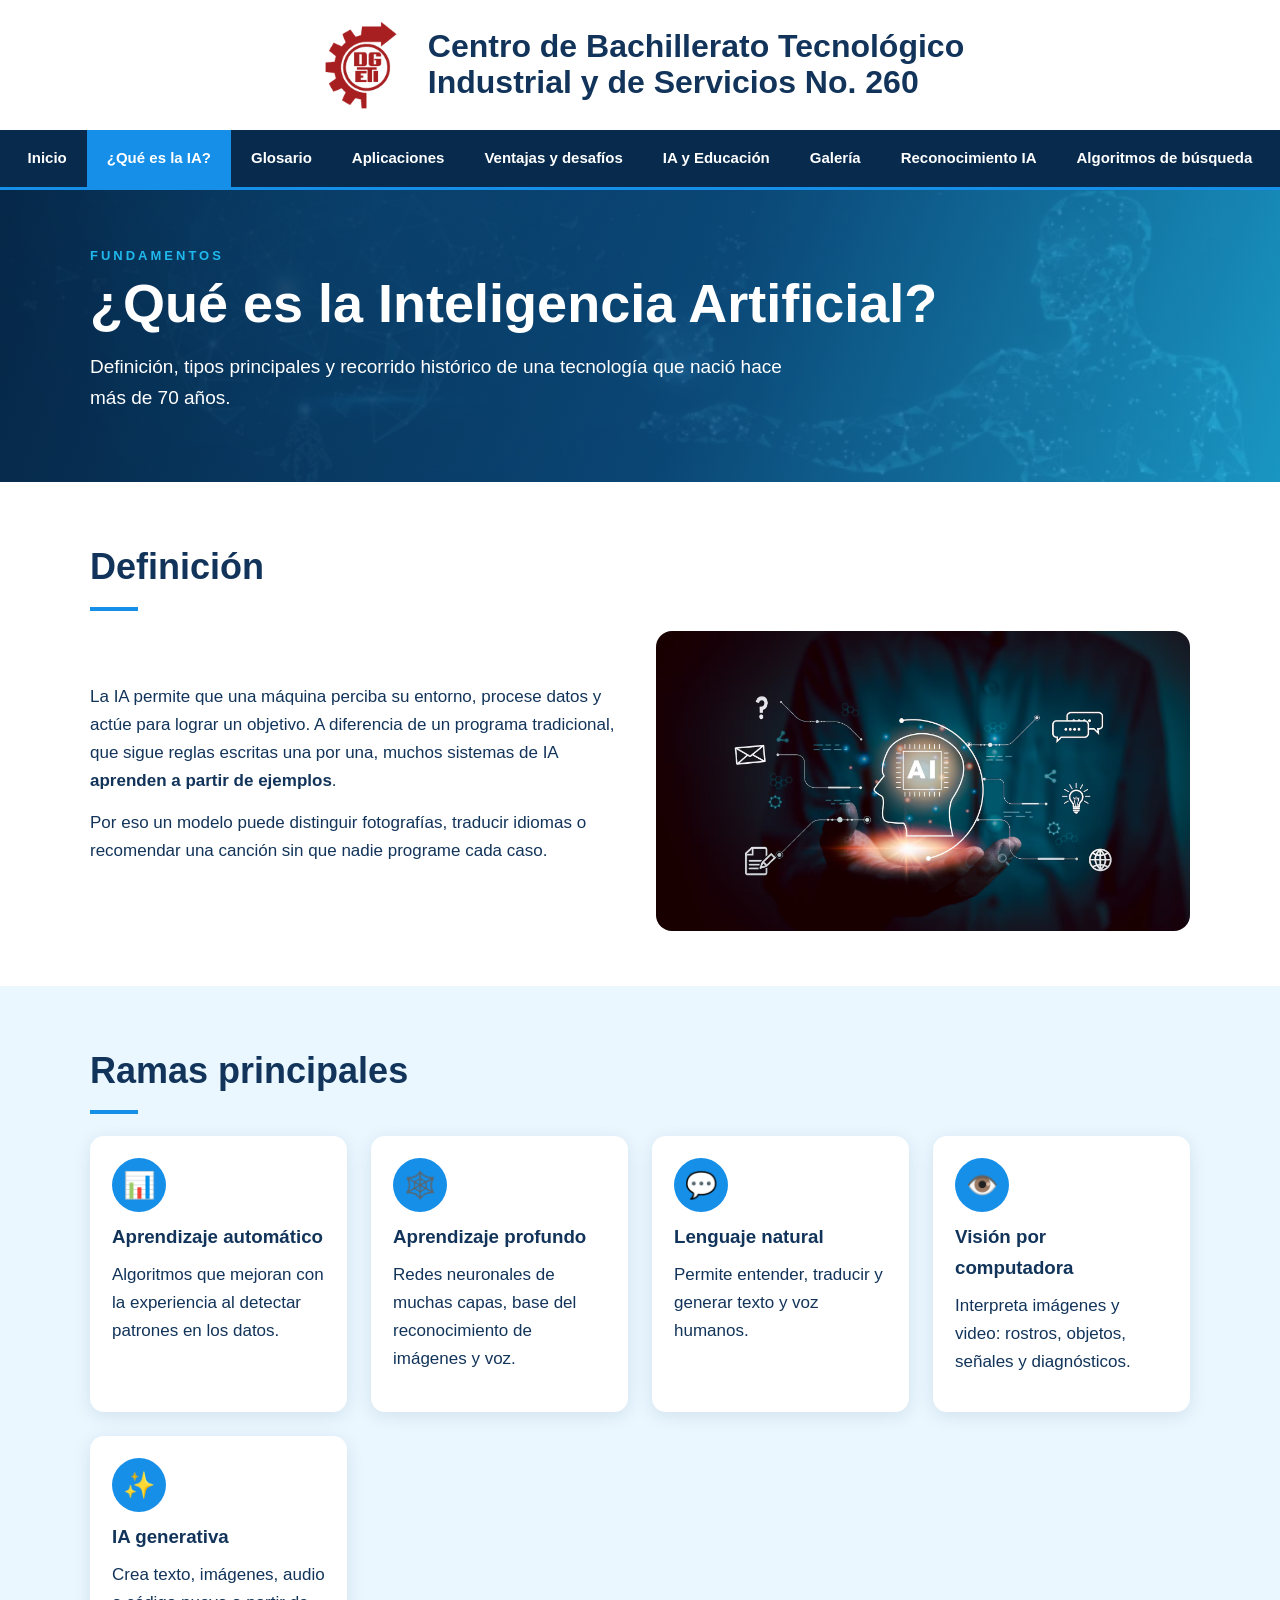
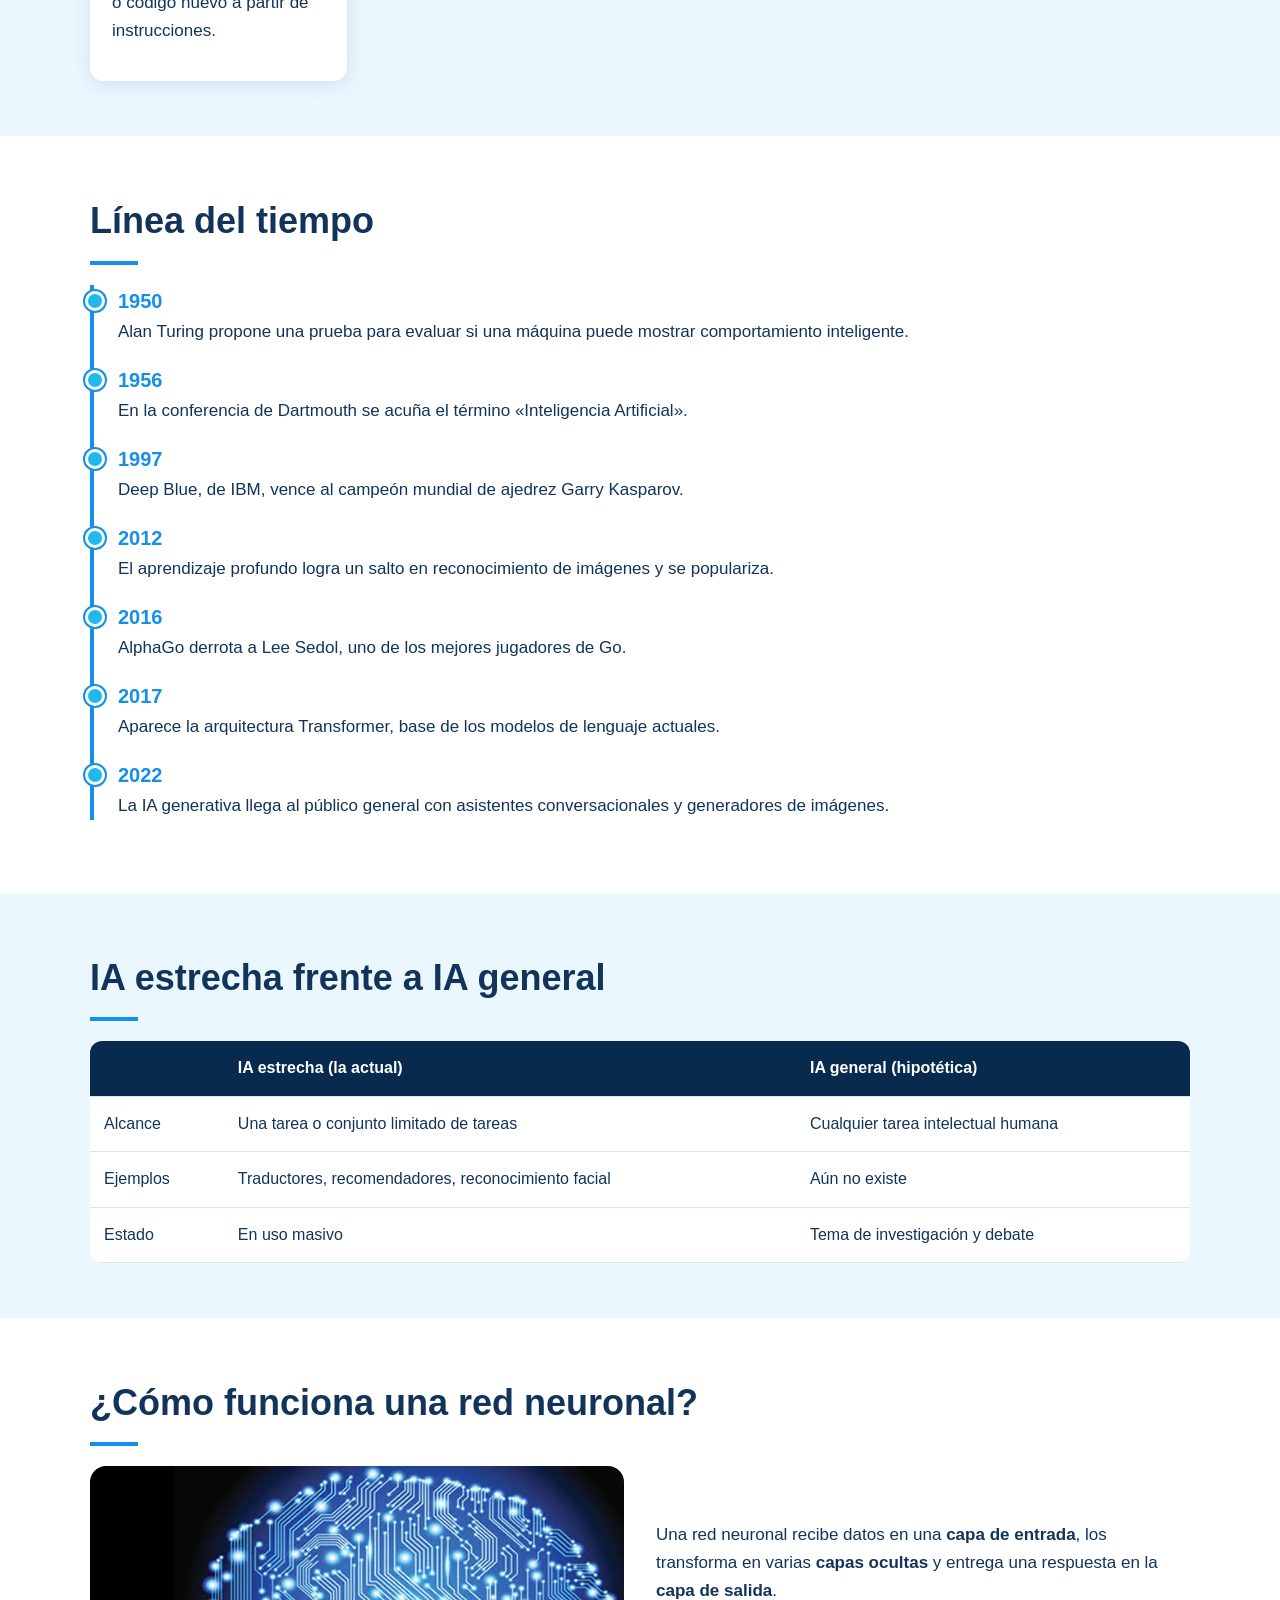
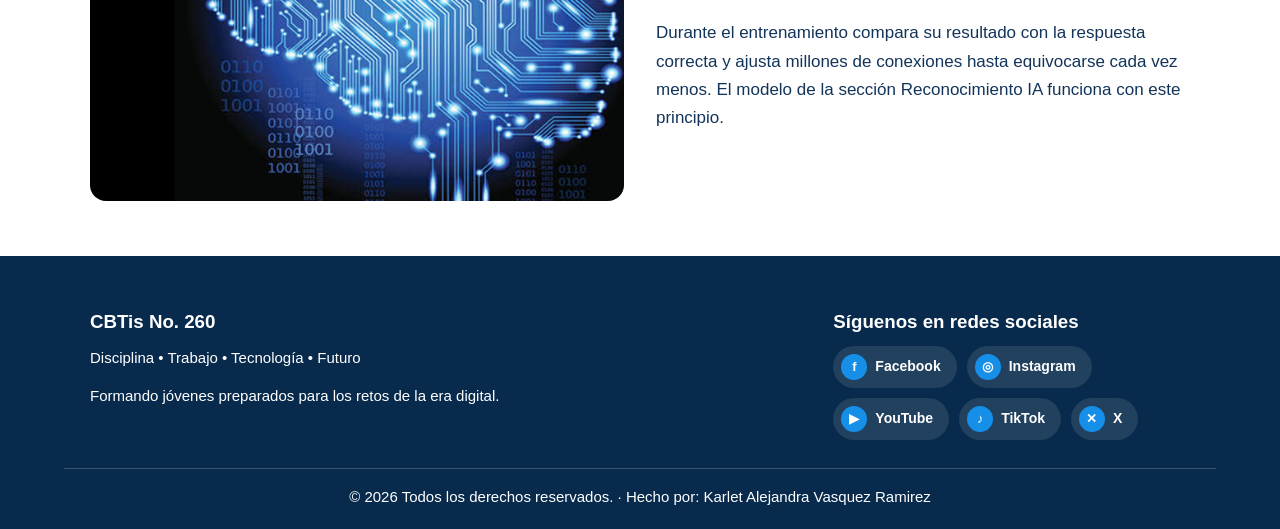
<file: que-es-la-ia.html>
<!DOCTYPE html>
<html lang="es"><head><meta charset="UTF-8">
<meta name="viewport" content="width=device-width, initial-scale=1.0">
<meta name="theme-color" content="#082b4d">
<meta name="description" content="¿Qué es la IA?: sitio educativo sobre Inteligencia Artificial del CBTis No. 260.">
<link rel="manifest" href="manifest.json"><link rel="icon" href="imagenes/icons/icon-192.png">
<link rel="apple-touch-icon" href="imagenes/icons/icon-192.png">
<link rel="stylesheet" href="css/estilos.css"><title>¿Qué es la IA? | IA CBTis 260</title></head>
<body>
<!-- ENCABEZADO -->
<header class="encabezado"><img class="logo" src="imagenes/logo.png" alt="Logo CBTis">
<div class="institucion"><span>Centro de Bachillerato Tecnológico</span><span>Industrial y de Servicios No. 260</span></div></header>
<!-- BARRA DE NAVEGACIÓN -->
<nav class="barra" aria-label="Principal"><div class="nav"><a href="index.html">Inicio</a><a href="que-es-la-ia.html" class="activo" aria-current="page">¿Qué es la IA?</a><a href="glosario.html">Glosario</a><a href="aplicaciones.html">Aplicaciones</a><a href="ventajas-y-desafios.html">Ventajas y desafíos</a><a href="ia-y-educacion.html">IA y Educación</a><a href="galeria.html">Galería</a><a href="reconocimiento.html">Reconocimiento IA</a><a href="algoritmos-busqueda.html">Algoritmos de búsqueda</a></div></nav>
<!-- CUERPO -->
<main><section class="banner"><div class="wrap"><span class="kicker">FUNDAMENTOS</span><h1>¿Qué es la Inteligencia Artificial?</h1><p>Definición, tipos principales y recorrido histórico de una tecnología que nació hace más de 70 años.</p></div></section><section class="sec "><div class="wrap"><h2>Definición</h2><div class="split"><div><p>La IA permite que una máquina perciba su entorno, procese datos y actúe para lograr un objetivo. A diferencia de un programa tradicional, que sigue reglas escritas una por una, muchos sistemas de IA <strong>aprenden a partir de ejemplos</strong>.</p><p>Por eso un modelo puede distinguir fotografías, traducir idiomas o recomendar una canción sin que nadie programe cada caso.</p></div><img data-img src="imagenes/inteligencia-artificial.jpg" alt="Representación de un cerebro digital" loading="lazy"></div></div></section><section class="sec gris"><div class="wrap"><h2>Ramas principales</h2><div class="grid"><article class="card"><div class="icono">📊</div><h3>Aprendizaje automático</h3><p>Algoritmos que mejoran con la experiencia al detectar patrones en los datos.</p></article><article class="card"><div class="icono">🕸️</div><h3>Aprendizaje profundo</h3><p>Redes neuronales de muchas capas, base del reconocimiento de imágenes y voz.</p></article><article class="card"><div class="icono">💬</div><h3>Lenguaje natural</h3><p>Permite entender, traducir y generar texto y voz humanos.</p></article><article class="card"><div class="icono">👁️</div><h3>Visión por computadora</h3><p>Interpreta imágenes y video: rostros, objetos, señales y diagnósticos.</p></article><article class="card"><div class="icono">✨</div><h3>IA generativa</h3><p>Crea texto, imágenes, audio o código nuevo a partir de instrucciones.</p></article></div></div></section><section class="sec "><div class="wrap"><h2>Línea del tiempo</h2><div class="linea">
<div><b>1950</b><p>Alan Turing propone una prueba para evaluar si una máquina puede mostrar comportamiento inteligente.</p></div>
<div><b>1956</b><p>En la conferencia de Dartmouth se acuña el término «Inteligencia Artificial».</p></div>
<div><b>1997</b><p>Deep Blue, de IBM, vence al campeón mundial de ajedrez Garry Kasparov.</p></div>
<div><b>2012</b><p>El aprendizaje profundo logra un salto en reconocimiento de imágenes y se populariza.</p></div>
<div><b>2016</b><p>AlphaGo derrota a Lee Sedol, uno de los mejores jugadores de Go.</p></div>
<div><b>2017</b><p>Aparece la arquitectura Transformer, base de los modelos de lenguaje actuales.</p></div>
<div><b>2022</b><p>La IA generativa llega al público general con asistentes conversacionales y generadores de imágenes.</p></div></div></div></section><section class="sec gris"><div class="wrap"><h2>IA estrecha frente a IA general</h2><div class="tabla"><table><tr><th></th><th>IA estrecha (la actual)</th><th>IA general (hipotética)</th></tr>
<tr><td>Alcance</td><td>Una tarea o conjunto limitado de tareas</td><td>Cualquier tarea intelectual humana</td></tr>
<tr><td>Ejemplos</td><td>Traductores, recomendadores, reconocimiento facial</td><td>Aún no existe</td></tr>
<tr><td>Estado</td><td>En uso masivo</td><td>Tema de investigación y debate</td></tr></table></div></div></section><section class="sec "><div class="wrap"><h2>¿Cómo funciona una red neuronal?</h2><div class="split"><img data-img src="imagenes/red-neuronal.jpg" alt="Diagrama de una red neuronal" loading="lazy"><div><p>Una red neuronal recibe datos en una <strong>capa de entrada</strong>, los transforma en varias <strong>capas ocultas</strong> y entrega una respuesta en la <strong>capa de salida</strong>.</p><p>Durante el entrenamiento compara su resultado con la respuesta correcta y ajusta millones de conexiones hasta equivocarse cada vez menos. El modelo de la sección Reconocimiento IA funciona con este principio.</p></div></div></div></section></main>
<!-- PIE DE PÁGINA -->
<footer class="pie"><div class="pie-grid">
<div><h3>CBTis No. 260</h3><p>Disciplina • Trabajo • Tecnología • Futuro</p><p>Formando jóvenes preparados para los retos de la era digital.</p></div>
<div><h3>Síguenos en redes sociales</h3><div class="redes"><a class="red" href="https://www.facebook.com/" target="_blank" rel="noopener noreferrer"><b>f</b>Facebook</a><a class="red" href="https://www.instagram.com/" target="_blank" rel="noopener noreferrer"><b>◎</b>Instagram</a><a class="red" href="https://www.youtube.com/" target="_blank" rel="noopener noreferrer"><b>▶</b>YouTube</a><a class="red" href="https://www.tiktok.com/" target="_blank" rel="noopener noreferrer"><b>♪</b>TikTok</a><a class="red" href="https://x.com/" target="_blank" rel="noopener noreferrer"><b>✕</b>X</a></div></div></div>
<p class="credito">© 2026 Todos los derechos reservados. · Hecho por: Karlet Alejandra Vasquez Ramirez</p></footer>
<script src="js/main.js"></script></body></html>
</file>
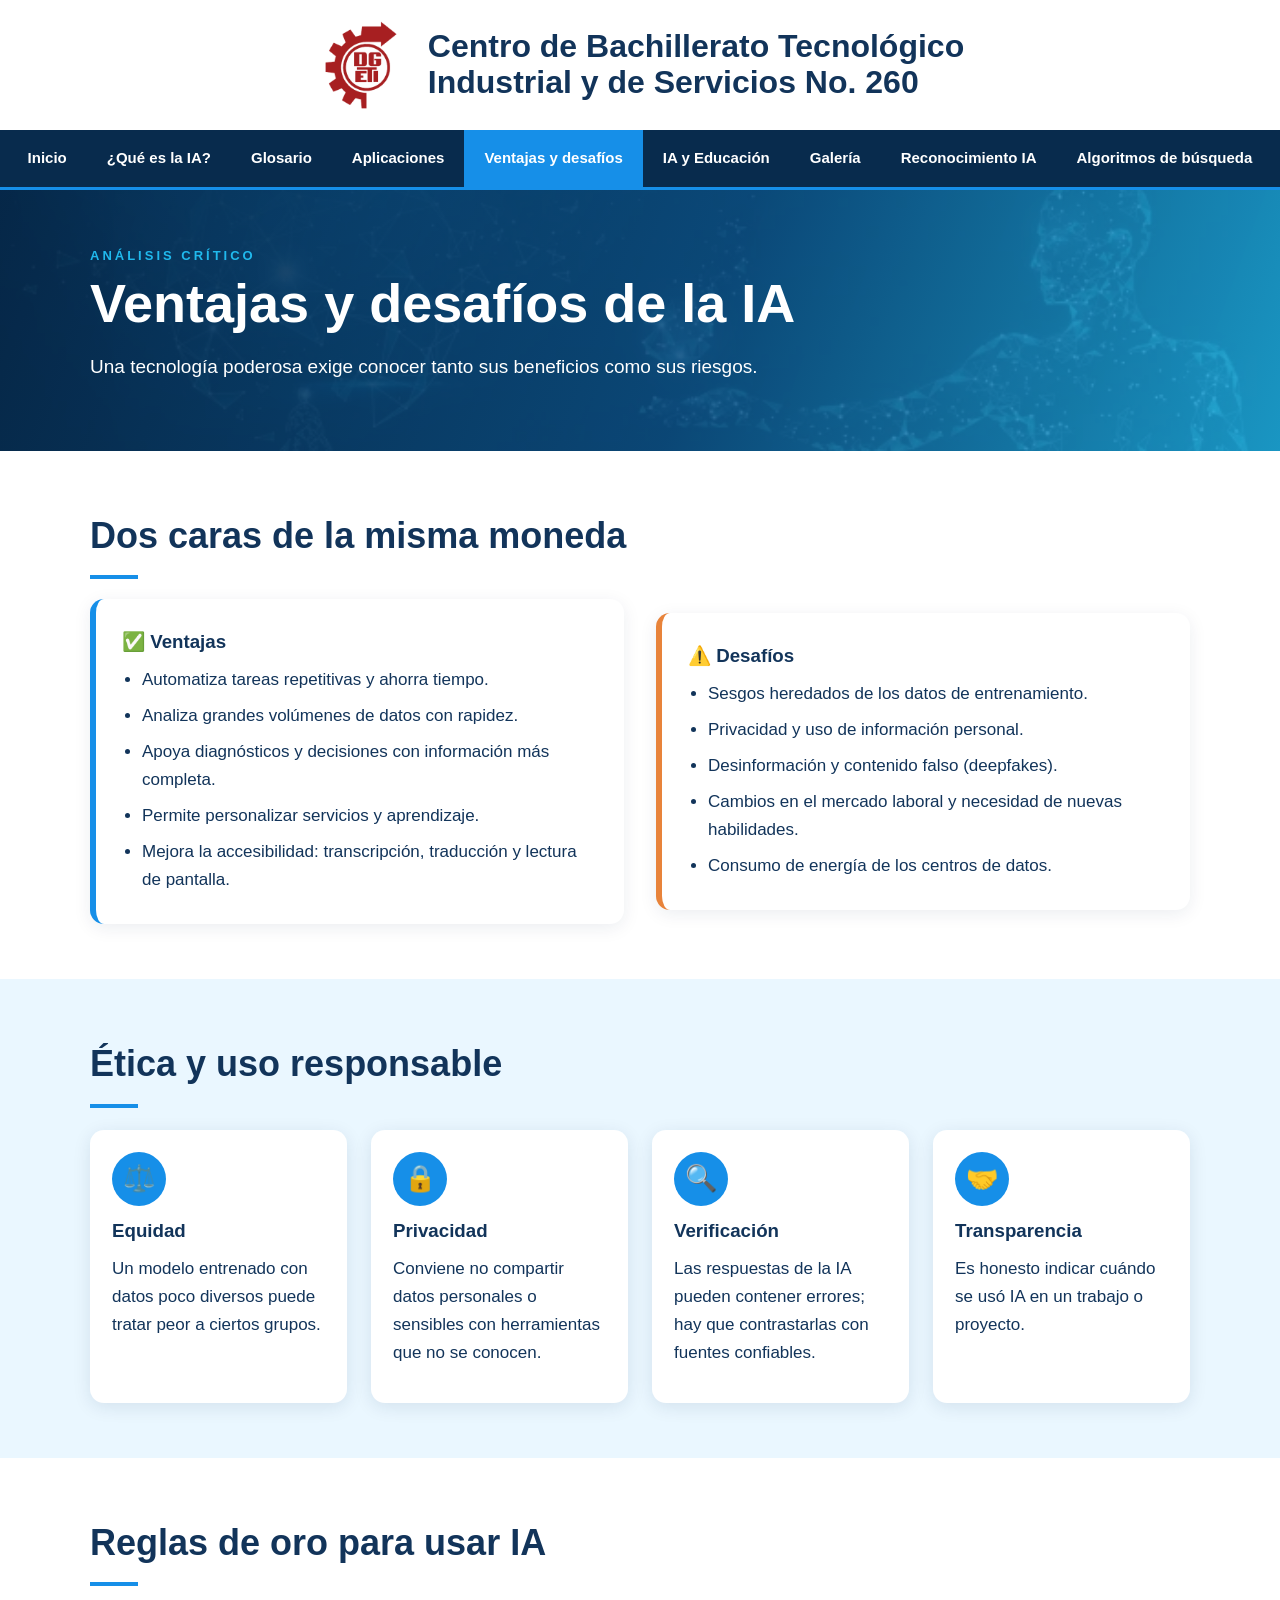
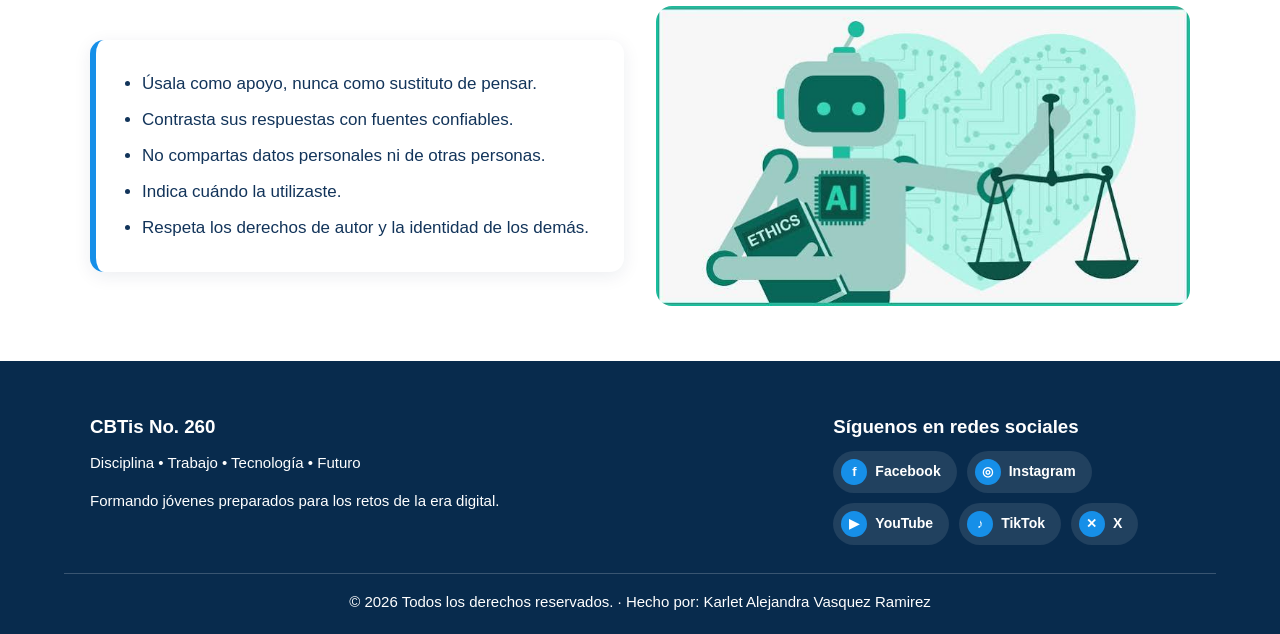
<file: ventajas-y-desafios.html>
<!DOCTYPE html>
<html lang="es"><head><meta charset="UTF-8">
<meta name="viewport" content="width=device-width, initial-scale=1.0">
<meta name="theme-color" content="#082b4d">
<meta name="description" content="Ventajas y desafíos: sitio educativo sobre Inteligencia Artificial del CBTis No. 260.">
<link rel="manifest" href="manifest.json"><link rel="icon" href="imagenes/icons/icon-192.png">
<link rel="apple-touch-icon" href="imagenes/icons/icon-192.png">
<link rel="stylesheet" href="css/estilos.css"><title>Ventajas y desafíos | IA CBTis 260</title></head>
<body>
<!-- ENCABEZADO -->
<header class="encabezado"><img class="logo" src="imagenes/logo.png" alt="Logo CBTis">
<div class="institucion"><span>Centro de Bachillerato Tecnológico</span><span>Industrial y de Servicios No. 260</span></div></header>
<!-- BARRA DE NAVEGACIÓN -->
<nav class="barra" aria-label="Principal"><div class="nav"><a href="index.html">Inicio</a><a href="que-es-la-ia.html">¿Qué es la IA?</a><a href="glosario.html">Glosario</a><a href="aplicaciones.html">Aplicaciones</a><a href="ventajas-y-desafios.html" class="activo" aria-current="page">Ventajas y desafíos</a><a href="ia-y-educacion.html">IA y Educación</a><a href="galeria.html">Galería</a><a href="reconocimiento.html">Reconocimiento IA</a><a href="algoritmos-busqueda.html">Algoritmos de búsqueda</a></div></nav>
<!-- CUERPO -->
<main><section class="banner"><div class="wrap"><span class="kicker">ANÁLISIS CRÍTICO</span><h1>Ventajas y desafíos de la IA</h1><p>Una tecnología poderosa exige conocer tanto sus beneficios como sus riesgos.</p></div></section><section class="sec "><div class="wrap"><h2>Dos caras de la misma moneda</h2><div class="split"><div class="caja ok"><h3>✅ Ventajas</h3><ul><li>Automatiza tareas repetitivas y ahorra tiempo.</li><li>Analiza grandes volúmenes de datos con rapidez.</li><li>Apoya diagnósticos y decisiones con información más completa.</li><li>Permite personalizar servicios y aprendizaje.</li><li>Mejora la accesibilidad: transcripción, traducción y lectura de pantalla.</li></ul></div><div class="caja no"><h3>⚠️ Desafíos</h3><ul><li>Sesgos heredados de los datos de entrenamiento.</li><li>Privacidad y uso de información personal.</li><li>Desinformación y contenido falso (deepfakes).</li><li>Cambios en el mercado laboral y necesidad de nuevas habilidades.</li><li>Consumo de energía de los centros de datos.</li></ul></div></div></div></section><section class="sec gris"><div class="wrap"><h2>Ética y uso responsable</h2><div class="grid"><article class="card"><div class="icono">⚖️</div><h3>Equidad</h3><p>Un modelo entrenado con datos poco diversos puede tratar peor a ciertos grupos.</p></article><article class="card"><div class="icono">🔒</div><h3>Privacidad</h3><p>Conviene no compartir datos personales o sensibles con herramientas que no se conocen.</p></article><article class="card"><div class="icono">🔍</div><h3>Verificación</h3><p>Las respuestas de la IA pueden contener errores; hay que contrastarlas con fuentes confiables.</p></article><article class="card"><div class="icono">🤝</div><h3>Transparencia</h3><p>Es honesto indicar cuándo se usó IA en un trabajo o proyecto.</p></article></div></div></section><section class="sec "><div class="wrap"><h2>Reglas de oro para usar IA</h2><div class="split"><div class="caja ok"><ul><li>Úsala como apoyo, nunca como sustituto de pensar.</li><li>Contrasta sus respuestas con fuentes confiables.</li><li>No compartas datos personales ni de otras personas.</li><li>Indica cuándo la utilizaste.</li><li>Respeta los derechos de autor y la identidad de los demás.</li></ul></div><img data-img src="imagenes/ia-etica.jpg" alt="Balanza que representa la ética de la IA" loading="lazy"></div></div></section></main>
<!-- PIE DE PÁGINA -->
<footer class="pie"><div class="pie-grid">
<div><h3>CBTis No. 260</h3><p>Disciplina • Trabajo • Tecnología • Futuro</p><p>Formando jóvenes preparados para los retos de la era digital.</p></div>
<div><h3>Síguenos en redes sociales</h3><div class="redes"><a class="red" href="https://www.facebook.com/" target="_blank" rel="noopener noreferrer"><b>f</b>Facebook</a><a class="red" href="https://www.instagram.com/" target="_blank" rel="noopener noreferrer"><b>◎</b>Instagram</a><a class="red" href="https://www.youtube.com/" target="_blank" rel="noopener noreferrer"><b>▶</b>YouTube</a><a class="red" href="https://www.tiktok.com/" target="_blank" rel="noopener noreferrer"><b>♪</b>TikTok</a><a class="red" href="https://x.com/" target="_blank" rel="noopener noreferrer"><b>✕</b>X</a></div></div></div>
<p class="credito">© 2026 Todos los derechos reservados. · Hecho por: Karlet Alejandra Vasquez Ramirez</p></footer>
<script src="js/main.js"></script></body></html>
</file>
<file: css/estilos.css>
:root{--az:#082b4d;--az2:#12345a;--ac:#168fe8;--cy:#20b9ed;--gris:#eaf7ff;--tx:#12345a}
*{box-sizing:border-box;margin:0;padding:0}html{scroll-behavior:smooth}
body{font-family:Arial,Helvetica,sans-serif;color:var(--tx);line-height:1.65;background:#fff}
a{color:var(--ac)}img{max-width:100%;display:block}.wrap{max-width:1100px;margin:auto}
.encabezado{display:flex;align-items:center;justify-content:center;gap:22px;padding:20px 5%;background:#fff}
.logo{width:90px;height:90px;object-fit:contain}.institucion span{display:block;font-weight:bold;font-size:clamp(17px,3.2vw,32px);line-height:1.12}
.barra{position:sticky;top:0;z-index:1000;background:var(--az);border-bottom:3px solid var(--ac)}
.nav{display:flex;justify-content:flex-start;overflow-x:auto;scrollbar-width:none}/* centrado que no corta los primeros enlaces cuando el menú es más ancho que la pantalla */.nav>a:first-child{margin-left:auto}.nav>a:last-child{margin-right:auto}.nav::-webkit-scrollbar{display:none}
.nav a{color:#fff;text-decoration:none;font-weight:bold;font-size:15px;padding:16px 20px;white-space:nowrap;transition:.25s}
.nav a:hover,.nav a.activo{background:var(--ac)}
.kicker{display:block;letter-spacing:3px;font-size:13px;font-weight:bold;color:var(--cy);margin-bottom:8px}
.hero,.banner{color:#fff;background:linear-gradient(110deg,rgba(6,40,73,.93),rgba(12,79,130,.88) 55%,rgba(32,185,237,.8)),url(../imagenes/banner-ia.jpg) center/cover,#0c4f82}
.hero{background:linear-gradient(110deg,rgba(6,40,73,.9),rgba(12,79,130,.82) 55%,rgba(32,185,237,.7)),url(../imagenes/fondo-inicio.jpg) center/cover,#0c4f82}
.hero{padding:60px 5%}.hero-grid{display:flex;align-items:center;gap:40px}.hero-grid>*{flex:1}
.hero h1,.banner h1{font-size:clamp(30px,5.5vw,54px);line-height:1.08;margin:8px 0 18px}.hero p,.banner p{font-size:19px;max-width:700px}
.hero img{max-height:380px;object-fit:contain}.banner{padding:55px 5%}
.sec{padding:55px 5%}.gris{background:var(--gris)}
h2{font-size:clamp(26px,4vw,36px);margin-bottom:20px}h2:after{content:"";display:block;width:48px;height:4px;background:var(--ac);margin-top:10px}
h3{margin:6px 0 8px}p{margin-bottom:14px;font-size:17px}.centro{text-align:center;margin-top:30px}
.grid{display:grid;grid-template-columns:repeat(auto-fit,minmax(240px,1fr));gap:24px;margin-top:22px}
.card{background:#fff;border-radius:14px;padding:22px;box-shadow:0 4px 18px rgba(8,43,77,.1);overflow:hidden}
.card img{margin:-22px -22px 16px;width:calc(100% + 44px);height:170px;object-fit:cover}
.icono{width:54px;height:54px;border-radius:50%;background:var(--ac);display:flex;align-items:center;justify-content:center;font-size:26px;margin-bottom:10px}
.enlace{text-decoration:none;color:var(--tx);transition:.25s}.enlace:hover{transform:translateY(-5px);box-shadow:0 10px 26px rgba(8,43,77,.18)}
.video{position:relative;max-width:850px;margin:18px auto 0;aspect-ratio:16/9;border-radius:18px;overflow:hidden;box-shadow:0 8px 25px rgba(0,0,0,.18)}
.video iframe{width:100%;height:100%;border:0}
.split{display:grid;grid-template-columns:1fr 1fr;gap:32px;align-items:center}.split img{border-radius:16px;width:100%;max-height:340px;object-fit:cover}
[data-img].sin-imagen{display:none}
.caja{border-radius:14px;padding:22px 26px;background:#fff;border-left:6px solid var(--ac);box-shadow:0 4px 18px rgba(8,43,77,.08)}.caja.no{border-color:#e8833a}
li{margin:8px 0 8px 20px;font-size:17px}
.linea{border-left:4px solid var(--ac);padding-left:24px}.linea div{margin-bottom:18px;position:relative}
.linea div:before{content:"";position:absolute;left:-33px;top:6px;width:14px;height:14px;border-radius:50%;background:var(--cy);border:3px solid #fff;box-shadow:0 0 0 2px var(--ac)}
.linea b{font-size:20px;color:var(--ac)}.linea p{margin:0}
.tabla{overflow-x:auto}table{width:100%;border-collapse:collapse;background:#fff;border-radius:12px;overflow:hidden}
th,td{padding:14px;text-align:left;border-bottom:1px solid #d8e6f0}th{background:var(--az);color:#fff}
.pasos li{margin-bottom:12px}code{background:#d6eefc;padding:2px 6px;border-radius:5px}
.pie{background:var(--az);color:#fff;padding:45px 5% 20px}.pie-grid{max-width:1100px;margin:auto;display:grid;grid-template-columns:2fr 1fr;gap:30px}
.pie p{font-size:15px}.pie-links a{display:block;color:#bfe6ff;text-decoration:none;margin-bottom:6px}.pie-links a:hover{color:#fff}
.credito{text-align:center;border-top:1px solid rgba(255,255,255,.2);margin:28px 0 0;padding-top:16px}
.redes{display:flex;flex-wrap:wrap;gap:10px}
.red{display:inline-flex;align-items:center;gap:8px;padding:8px 16px 8px 8px;border-radius:30px;background:rgba(255,255,255,.1);color:#fff;text-decoration:none;font-weight:bold;font-size:14px;transition:.25s}
.red b{width:26px;height:26px;border-radius:50%;background:var(--ac);display:flex;align-items:center;justify-content:center;font-size:13px}
.red:hover{background:var(--ac);transform:translateY(-2px)}.pasos{margin-left:6px}
html{scroll-padding-top:70px}
.term{display:grid;grid-template-columns:1fr 1.1fr;align-items:center;margin:30px 0;background:#fff;border-radius:18px;overflow:hidden;box-shadow:0 6px 24px rgba(8,43,77,.12)}
.term-img{height:100%;min-height:270px;background:linear-gradient(135deg,#0c4f82,#20b9ed)}.term-img img{width:100%;height:100%;min-height:270px;object-fit:cover}
.term-txt{padding:26px 32px}.term:nth-of-type(even) .term-img{order:2}
.num{display:inline-flex;width:38px;height:38px;border-radius:50%;background:var(--ac);color:#fff;font-weight:bold;align-items:center;justify-content:center;font-size:14px}
.term h3{font-size:24px;margin:10px 0 2px}.en{display:block;color:var(--ac);font-weight:bold;font-size:14px;margin-bottom:12px}.term p{margin:0}
.rel div{border-radius:16px;padding:14px}.rel b{display:block;margin-bottom:10px}.n1{background:#cfeaff}.n2{background:#9fd3fb}.n3{background:#5db4f3}.n4{background:var(--az);color:#fff;font-weight:bold;text-align:center}
@media(max-width:800px){.hero-grid,.split,.pie-grid,.term{grid-template-columns:1fr;display:grid}.hero img{max-height:240px;margin:auto}
.encabezado{flex-direction:column;text-align:center;gap:10px}.logo{width:72px;height:72px}.term:nth-of-type(even) .term-img{order:0}.term-img,.term-img img{min-height:200px}.term-txt{padding:20px 22px}.nav{justify-content:flex-start}}

/* Algoritmos de búsqueda (CRUD) */
.form-alg{display:grid;grid-template-columns:1fr 1fr;gap:16px}.form-alg h2,.form-alg .ancho{grid-column:1/-1}
.form-alg label{font-weight:bold;font-size:15px}
.form-alg input,.form-alg textarea,.barra-bus input{display:block;width:100%;margin-top:6px;padding:11px 12px;font:inherit;font-weight:normal;border:2px solid #b9d9ee;border-radius:10px;color:var(--tx)}
.form-alg input:focus,.form-alg textarea:focus,.barra-bus input:focus{outline:none;border-color:var(--ac)}
.btn{background:var(--ac);color:#fff;border:0;border-radius:10px;padding:11px 22px;font:inherit;font-weight:bold;cursor:pointer;transition:.2s}.btn:hover{background:var(--az)}
.btn.peq{padding:6px 12px;font-size:14px}.btn.rojo{background:#c0392b}.btn.rojo:hover{background:#8e2a20}.btn.gris-b{background:#6b7f92}
.acciones{white-space:nowrap}.acciones .btn+.btn{margin-left:6px}
.barra-bus{display:flex;align-items:center;gap:16px;margin-bottom:16px;flex-wrap:wrap}.barra-bus input{flex:1;min-width:220px;margin:0}.barra-bus span{font-weight:bold}
.aviso{padding:12px 16px;border-radius:10px;font-weight:bold;margin-bottom:16px}.aviso.ok{background:#dff5e6;color:#17622f}.aviso.error{background:#fde2de;color:#8e2a20}
@media(max-width:800px){.form-alg{grid-template-columns:1fr}}
</file>
<file: css/galeria.css>
/* ============================================================
   GALERÍA — Carrusel profesional (CBTis 260 | IA)
   Usa las variables de estilos.css: --az, --az2, --ac, --cy, --gris
   Secciones:
     1. Filtros por categoría
     2. Contenedor y escenario (stage)
     3. Diapositivas (fundido + fondo desenfocado)
     4. Controles (flechas, contador, play, pantalla completa)
     5. Barra de progreso del autoplay
     6. Panel de información
     7. Miniaturas
     8. Pantalla completa
     9. Responsive y accesibilidad
   ============================================================ */

/* ---------- 1. FILTROS ---------- */
.gal-filtros{display:flex;flex-wrap:wrap;gap:10px;margin:6px 0 22px}
.gal-filtro{border:2px solid var(--ac);background:#fff;color:var(--ac);font:bold 14px Arial,Helvetica,sans-serif;
  padding:8px 18px;border-radius:30px;cursor:pointer;transition:.25s}
.gal-filtro:hover{background:var(--gris)}
.gal-filtro[aria-pressed="true"]{background:var(--ac);color:#fff}
.gal-filtro small{opacity:.75;margin-left:4px;font-weight:normal}

/* ---------- 2. CONTENEDOR Y ESCENARIO ---------- */
.gal{background:#fff;border-radius:22px;padding:14px;box-shadow:0 12px 40px rgba(8,43,77,.16)}
.gal-stage{position:relative;aspect-ratio:16/9;overflow:hidden;border-radius:16px;background:#06203a;outline-offset:3px}
.gal-stage:focus-visible{outline:3px solid var(--cy)}

/* ---------- 3. DIAPOSITIVAS ---------- */
.gal-slides{position:absolute;inset:0}
.gal-slide{position:absolute;inset:0;opacity:0;visibility:hidden;transition:opacity .7s ease,visibility .7s}
.gal-slide.activa{opacity:1;visibility:visible;z-index:1}
/* Fondo: la misma imagen, ampliada y desenfocada (rellena los lados sin deformar) */
.gal-fondo{position:absolute;inset:-40px;background-size:cover;background-position:center;
  filter:blur(26px) brightness(.5) saturate(1.25)}
.gal-slide img{position:relative;width:100%;height:100%;object-fit:contain;
  transform:scale(1.04);transition:transform 6s ease-out}
.gal-slide.activa img{transform:scale(1)}

/* ---------- 4. CONTROLES ---------- */
.gal-btn{position:absolute;z-index:3;display:grid;place-items:center;border:1px solid rgba(255,255,255,.28);
  background:rgba(8,43,77,.55);backdrop-filter:blur(6px);-webkit-backdrop-filter:blur(6px);color:#fff;cursor:pointer;transition:.25s}
.gal-btn:hover{background:var(--ac)}
.gal-btn:focus-visible{outline:3px solid var(--cy);outline-offset:2px}
.gal-btn svg{width:60%;height:60%;fill:none;stroke:currentColor;stroke-width:2.2;stroke-linecap:round;stroke-linejoin:round}

.gal-flecha{top:50%;transform:translateY(-50%);width:48px;height:48px;border-radius:50%}
.gal-prev{left:14px}.gal-next{right:14px}

.gal-tools{position:absolute;z-index:3;top:14px;right:14px;display:flex;gap:8px;align-items:center}
.gal-contador{padding:7px 14px;border-radius:20px;background:rgba(8,43,77,.55);backdrop-filter:blur(6px);
  -webkit-backdrop-filter:blur(6px);border:1px solid rgba(255,255,255,.28);color:#fff;font-weight:bold;font-size:14px;
  letter-spacing:1px;font-variant-numeric:tabular-nums}
.gal-tools .gal-btn{position:static;width:38px;height:38px;border-radius:50%}
/* Alterna ícono pausa/play según el estado */
.gal-play .i-play{display:none}.gal.manual .gal-play .i-pause{display:none}.gal.manual .gal-play .i-play{display:block}

/* ---------- 5. BARRA DE PROGRESO ---------- */
.gal-bar{position:absolute;z-index:3;left:0;right:0;bottom:0;height:4px;background:rgba(255,255,255,.18)}
.gal-bar span{display:block;height:100%;width:0;background:linear-gradient(90deg,var(--ac),var(--cy))}
.gal-bar span.corriendo{animation:gal-prog var(--t,5s) linear forwards}
.gal.pausa .gal-bar span{animation-play-state:paused}
@keyframes gal-prog{from{width:0}to{width:100%}}

/* ---------- 6. PANEL DE INFORMACIÓN ---------- */
.gal-info{padding:20px 8px 6px;min-height:118px}
.gal-chip{display:inline-block;background:var(--gris);color:var(--ac);font-weight:bold;font-size:12px;
  letter-spacing:1.6px;text-transform:uppercase;padding:4px 13px;border-radius:20px}
.gal-info h3{font-size:clamp(21px,3vw,28px);margin:10px 0 6px}
.gal-info p{margin:0;max-width:760px}

/* ---------- 7. MINIATURAS ---------- */
.gal-thumbs{position:relative;display:flex;gap:10px;overflow-x:auto;padding:12px 8px 8px;scrollbar-width:thin;scrollbar-color:var(--ac) transparent}
.gal-thumbs::-webkit-scrollbar{height:6px}.gal-thumbs::-webkit-scrollbar-thumb{background:var(--ac);border-radius:6px}
.gal-thumb{flex:0 0 auto;width:124px;height:74px;padding:0;border:0;border-radius:10px;overflow:hidden;cursor:pointer;
  background:#06203a;opacity:.5;outline:3px solid transparent;outline-offset:-3px;transition:.25s}
.gal-thumb:hover{opacity:.85}
.gal-thumb.activa{opacity:1;outline-color:var(--ac);transform:translateY(-3px)}
.gal-thumb:focus-visible{outline-color:var(--cy)}
.gal-thumb img{width:100%;height:100%;object-fit:cover}

.gal-ayuda{text-align:center;font-size:14px;color:#5b7894;margin:16px 0 0}

/* ---------- 8. PANTALLA COMPLETA ---------- */
.gal:fullscreen{display:flex;flex-direction:column;border-radius:0;padding:18px;background:#06203a;overflow:auto}
.gal:fullscreen .gal-stage{flex:1;aspect-ratio:auto;min-height:0}
.gal:fullscreen .gal-info{color:#fff;min-height:0}
.gal:fullscreen .gal-info h3,.gal:fullscreen .gal-info p{color:#fff}
.gal:fullscreen .gal-thumb{width:100px;height:60px}

/* ---------- 9. RESPONSIVE Y ACCESIBILIDAD ---------- */
@media(max-width:700px){
  .gal{padding:8px;border-radius:16px}
  .gal-stage{aspect-ratio:4/3;border-radius:12px}
  .gal-flecha{width:38px;height:38px}.gal-prev{left:8px}.gal-next{right:8px}
  .gal-tools{top:8px;right:8px}.gal-tools .gal-btn{width:34px;height:34px}
  .gal-thumb{width:88px;height:54px}
  .gal-info{padding:16px 4px 4px;min-height:132px}
  .gal-ayuda{font-size:13px}
}
/* Si la persona prefiere menos movimiento: sin zoom ni transiciones largas */
@media(prefers-reduced-motion:reduce){
  .gal-slide{transition:none}.gal-slide img{transition:none;transform:none}
}
</file>
